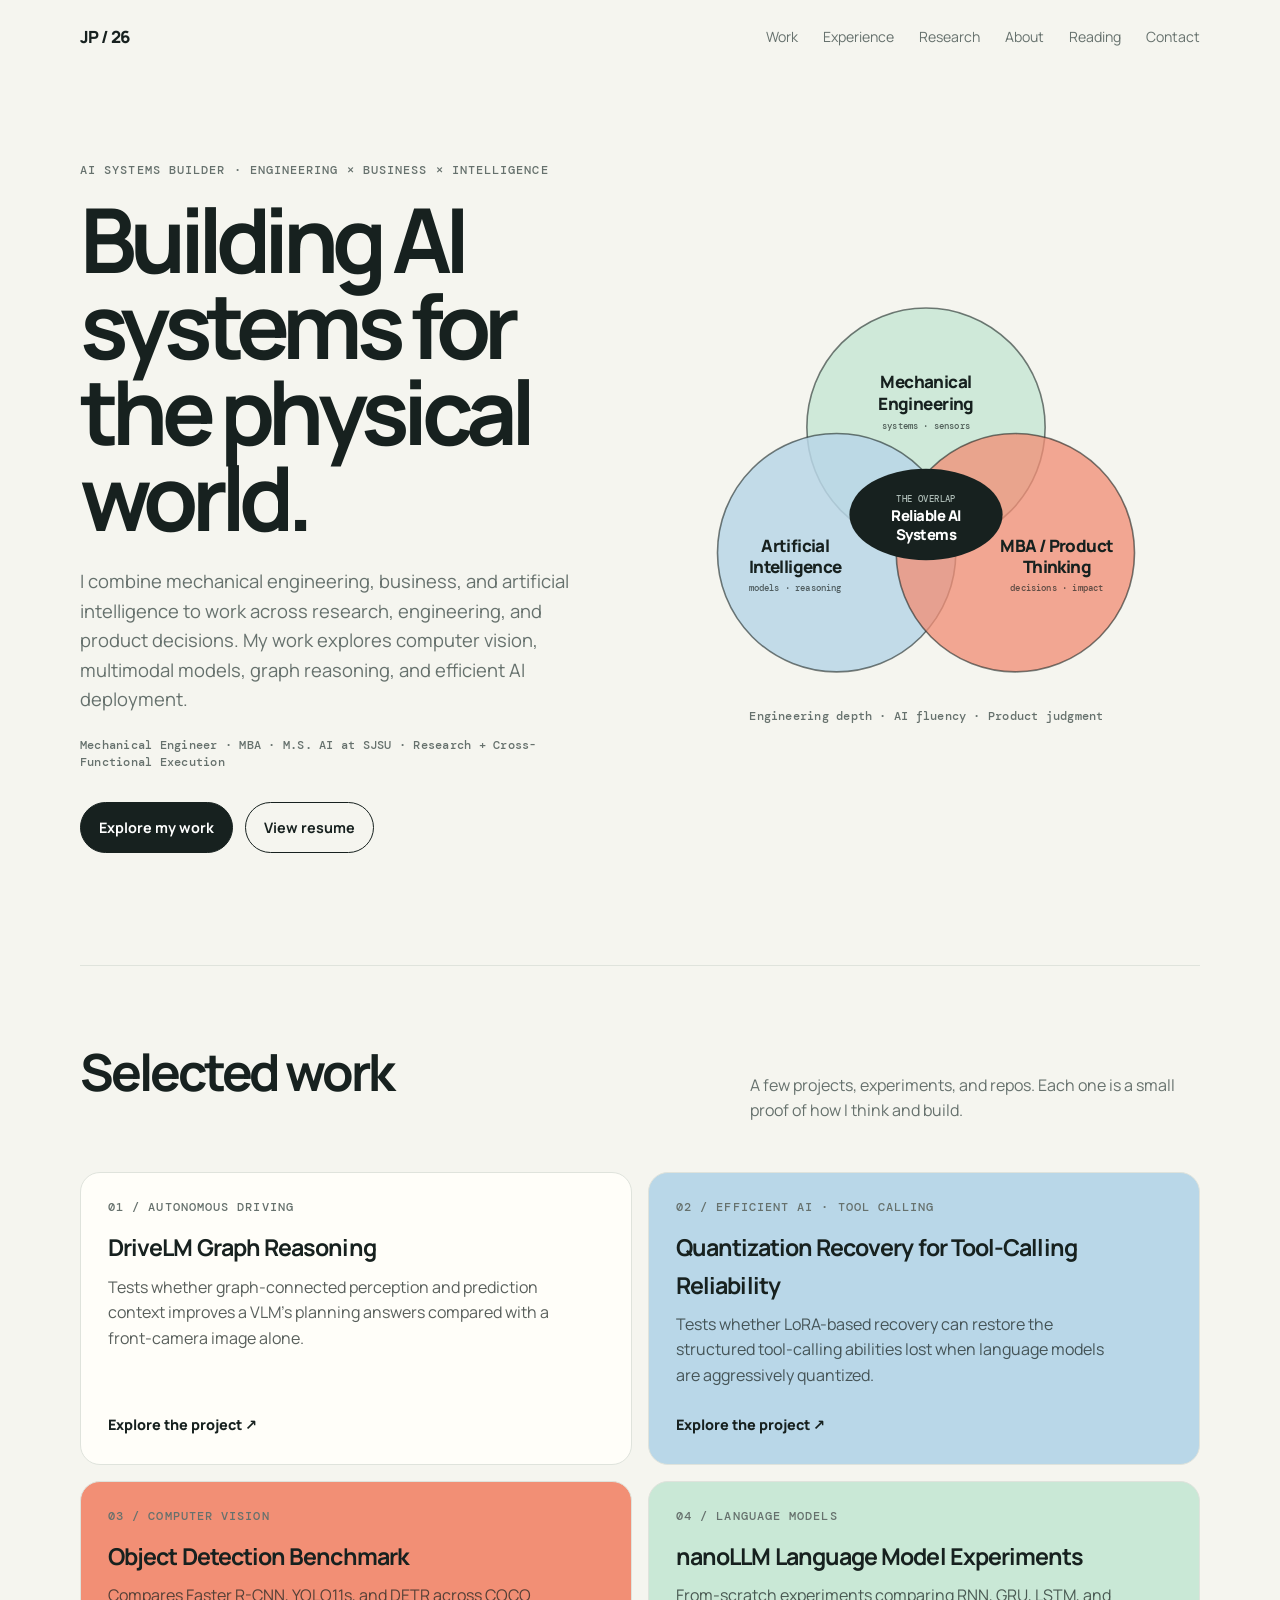
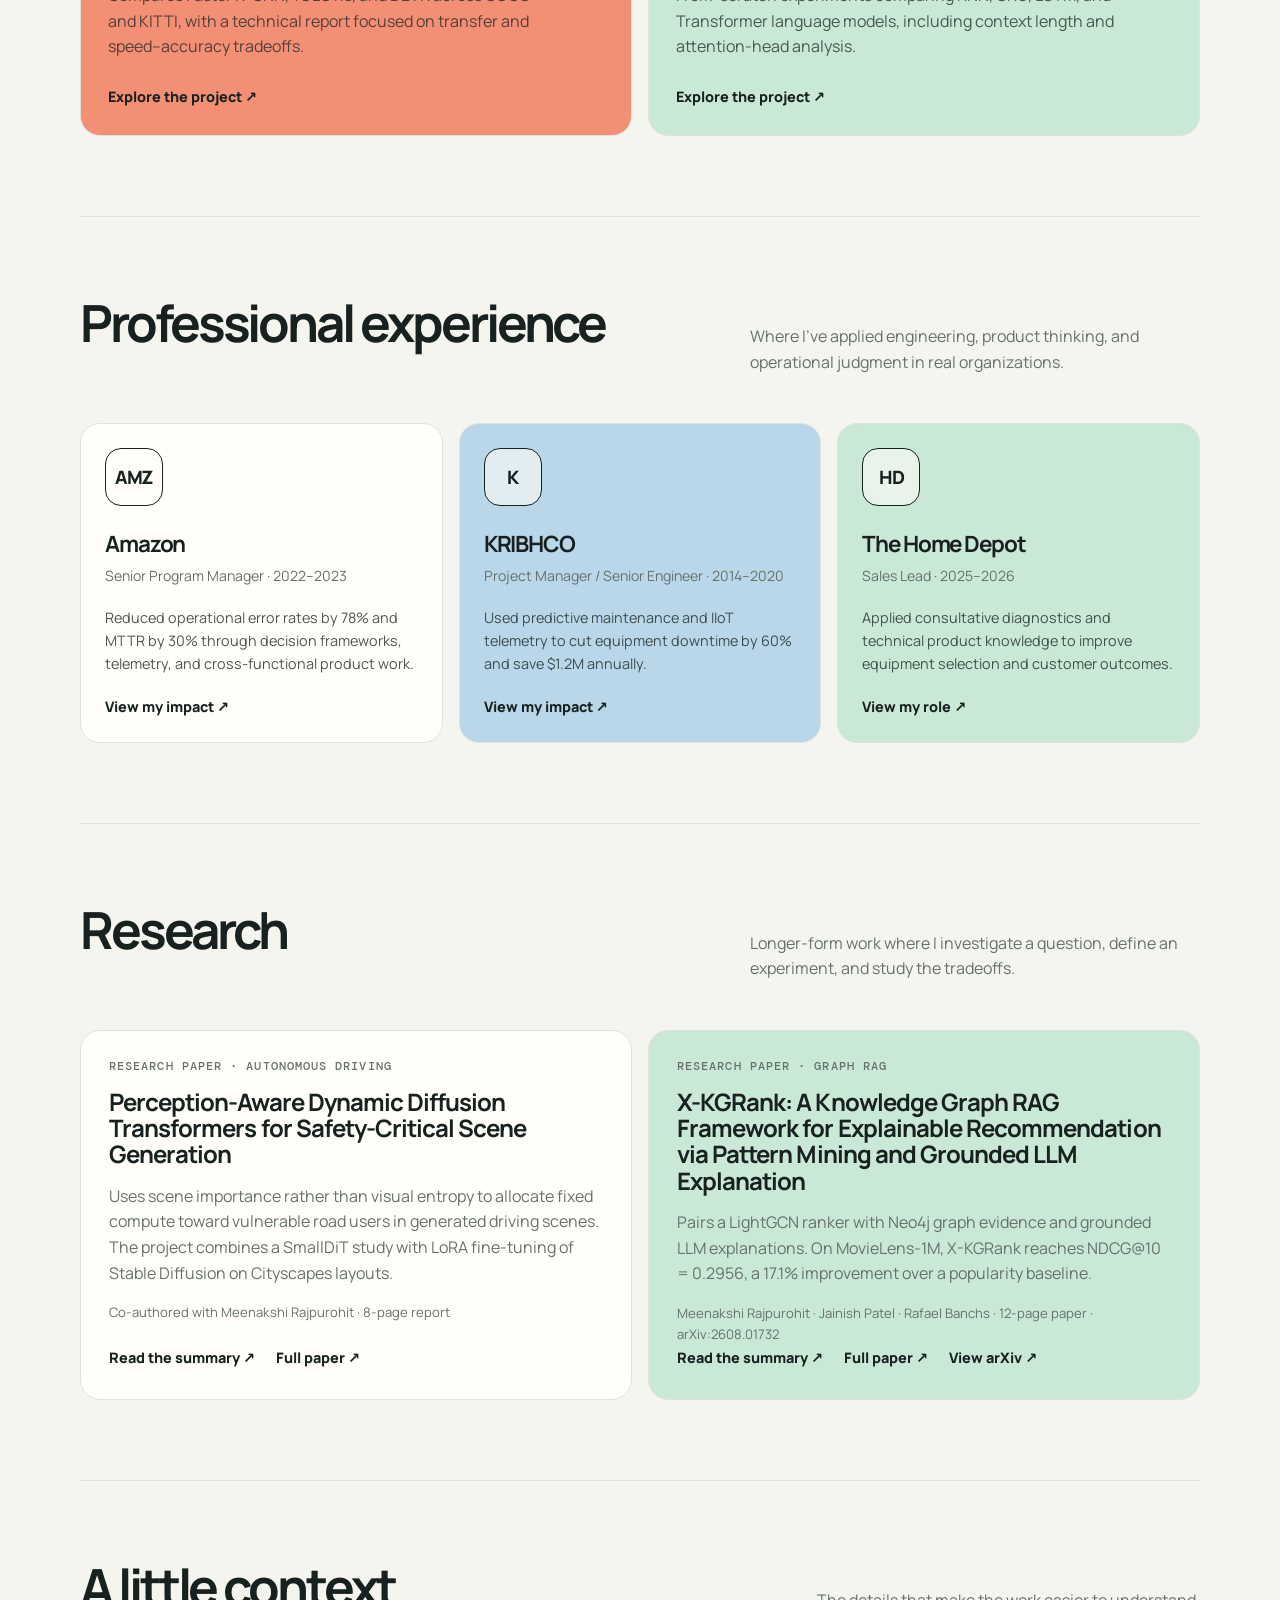
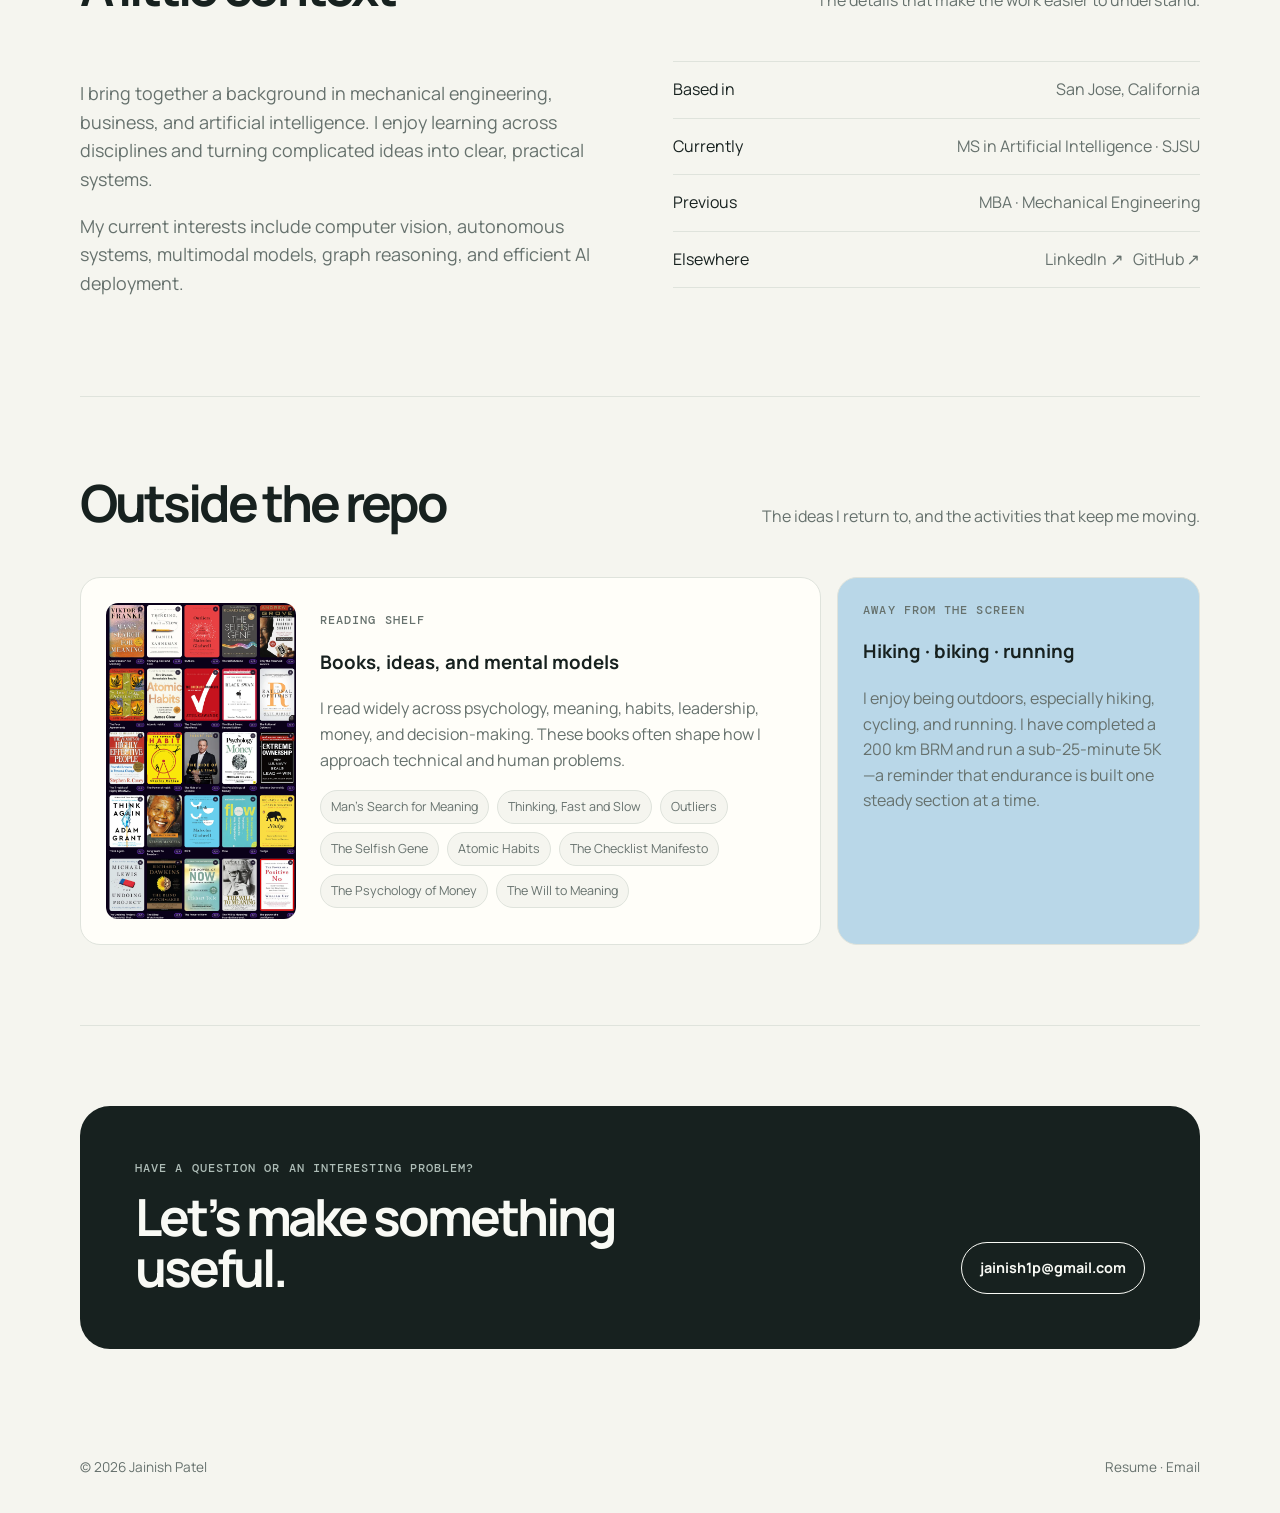
<file: index.html>
<!doctype html>
<html lang="en">
<head>
  <meta charset="UTF-8" />
  <meta name="viewport" content="width=device-width, initial-scale=1.0" />
  <meta name="description" content="Jainish Patel — AI, engineering, and thoughtful systems." />
  <title>Jainish Patel — AI & Engineering</title>
  <link rel="preconnect" href="https://fonts.googleapis.com">
  <link rel="preconnect" href="https://fonts.gstatic.com" crossorigin>
  <link href="https://fonts.googleapis.com/css2?family=DM+Mono:wght@400;500&family=Manrope:wght@400;500;600;700;800&display=swap" rel="stylesheet">
  <style>
    :root { --ink:#17211f; --muted:#66716d; --paper:#f5f5ef; --card:#fffef9; --line:#dfe3dc; --mint:#c9e8d6; --coral:#f28f75; --blue:#b9d7e8; }
    * { box-sizing:border-box; }
    html { scroll-behavior:smooth; }
    body { margin:0; background:var(--paper); color:var(--ink); font:16px/1.6 Manrope,system-ui,sans-serif; }
    a { color:inherit; text-decoration:none; }
    .wrap { width:min(1120px, calc(100% - 40px)); margin:auto; }
    nav { display:flex; justify-content:space-between; align-items:center; padding:24px 0; }
    .mark { font-weight:800; letter-spacing:-.04em; font-size:1.05rem; }
    nav .links { display:flex; gap:25px; color:var(--muted); font-size:.88rem; }
    nav .links a:hover { color:var(--ink); }
    .hero { padding:88px 0 112px; display:grid; grid-template-columns:1fr 1.05fr; gap:52px; align-items:center; }
    .eyebrow, .mono { font:500 .75rem/1.3 'DM Mono',monospace; letter-spacing:.09em; text-transform:uppercase; color:var(--muted); }
    h1 { font-size:clamp(3rem, 7vw, 6.5rem); line-height:.96; letter-spacing:-.075em; margin:18px 0 27px; max-width:750px; }
    .lead { color:var(--muted); font-size:1.15rem; max-width:570px; }
    .actions { display:flex; gap:12px; flex-wrap:wrap; margin-top:30px; }
    .button { padding:13px 18px; border:1px solid var(--ink); border-radius:999px; font-weight:700; font-size:.9rem; display:inline-block; }
    .button.primary { background:var(--ink); color:white; }
    .button:hover { transform:translateY(-2px); transition:.2s ease; }
    .proof { margin-top:22px; font:500 .78rem/1.4 'DM Mono',monospace; color:var(--muted); letter-spacing:.02em; }
    .brand-flow { display:grid; place-items:center; }
    .venn-diagram { width:min(100%,500px); }
    .venn-svg { display:block; width:100%; height:auto; overflow:visible; }
    .venn-svg .shape { stroke:rgba(23,33,31,.58); stroke-width:1.5; }
    .venn-svg .engineering { fill:var(--mint); fill-opacity:.84; }
    .venn-svg .ai { fill:var(--blue); fill-opacity:.84; }
    .venn-svg .product { fill:var(--coral); fill-opacity:.76; }
    .venn-svg text { fill:var(--ink); text-anchor:middle; font-family:Manrope,system-ui,sans-serif; font-weight:800; font-size:16px; letter-spacing:-.035em; }
    .venn-svg .detail { font-family:'DM Mono',monospace; font-weight:500; font-size:8px; letter-spacing:.02em; fill:rgba(23,33,31,.68); }
    .venn-svg .center-pill { fill:var(--ink); stroke:none; }
    .venn-svg .center-label { fill:white; font-size:14px; }
    .venn-svg .center-detail { fill:#aebdb7; font-family:'DM Mono',monospace; font-weight:500; font-size:8px; letter-spacing:.05em; text-transform:uppercase; }
    .venn-caption { margin-top:4px; text-align:center; color:var(--muted); font:500 .72rem/1.35 'DM Mono',monospace; letter-spacing:.02em; }
    .hero-art { background:var(--mint); min-height:360px; border-radius:48% 52% 47% 53% / 53% 45% 55% 47%; position:relative; display:grid; place-items:center; transform:rotate(-4deg); }
    .hero-art:before { content:''; width:67%; height:67%; background:var(--coral); border-radius:43% 57% 51% 49% / 53% 42% 58% 47%; position:absolute; transform:rotate(18deg); }
    .hero-art .stamp { position:relative; z-index:1; width:170px; height:170px; border:1px solid var(--ink); border-radius:50%; display:grid; place-items:center; text-align:center; font-weight:800; font-size:1.4rem; line-height:1.1; transform:rotate(8deg); }
    section { padding:80px 0; border-top:1px solid var(--line); }
    .section-head { display:flex; justify-content:space-between; align-items:baseline; gap:20px; margin-bottom:32px; }
    h2 { font-size:clamp(2rem,4vw,3.3rem); letter-spacing:-.06em; line-height:1; margin:0; }
    .intro { color:var(--muted); max-width:450px; }
    .projects { display:grid; grid-template-columns:repeat(2,1fr); gap:16px; }
    .project { background:var(--card); border:1px solid var(--line); padding:27px; min-height:250px; display:flex; flex-direction:column; justify-content:space-between; border-radius:20px; }
    .project:nth-child(2) { background:var(--blue); }
    .project:nth-child(3) { background:var(--coral); }
    .project:nth-child(4) { background:var(--mint); }
    .project h3 { font-size:1.45rem; letter-spacing:-.04em; margin:14px 0 8px; }
    .project p { color:rgba(23,33,31,.72); margin:0; max-width:450px; }
    .project-link { margin-top:25px; font-weight:800; font-size:.9rem; }
    .experience-grid { display:grid; grid-template-columns:repeat(3,1fr); gap:16px; }
    .employer-card { background:var(--card); border:1px solid var(--line); border-radius:20px; padding:24px; min-height:245px; display:flex; flex-direction:column; justify-content:space-between; }
    .employer-card:nth-child(2) { background:var(--blue); }
    .employer-card:nth-child(3) { background:var(--mint); }
    .employer-mark { width:58px; height:58px; border:1px solid var(--ink); border-radius:16px; display:grid; place-items:center; font-weight:800; font-size:1.15rem; letter-spacing:-.07em; background:rgba(255,254,249,.58); }
    .employer-card h3 { font-size:1.4rem; letter-spacing:-.05em; margin:20px 0 3px; }
    .employer-card .role { color:var(--muted); font-size:.88rem; }
    .employer-card .impact { margin:18px 0 0; color:rgba(23,33,31,.76); font-size:.9rem; }
    .employer-card .project-link { margin-top:20px; }
    .research-grid { display:grid; grid-template-columns:repeat(2,1fr); gap:16px; }
    .research-card { background:var(--card); border:1px solid var(--line); border-radius:20px; padding:28px; min-height:285px; display:flex; flex-direction:column; justify-content:space-between; }
    .research-card:nth-child(2) { background:var(--mint); }
    .research-card h3 { font-size:1.5rem; line-height:1.1; letter-spacing:-.04em; margin:14px 0 10px; }
    .research-card p { color:var(--muted); max-width:540px; }
    .research-meta { color:var(--muted); font-size:.82rem; margin-top:14px; }
    .about-grid { display:grid; grid-template-columns:1fr 1fr; gap:65px; }
    .about-grid p { font-size:1.12rem; color:var(--muted); }
    .facts { border-top:1px solid var(--line); }
    .fact { display:flex; justify-content:space-between; gap:20px; padding:15px 0; border-bottom:1px solid var(--line); }
    .fact span:last-child { color:var(--muted); text-align:right; }
    .reading { display:grid; grid-template-columns:repeat(3,1fr); gap:16px; }
    .reading-card { padding:25px; border:1px solid var(--line); border-radius:20px; background:var(--card); }
    .reading-card p { color:var(--muted); margin-bottom:0; }
    .reading-card.books { grid-column:span 2; display:grid; grid-template-columns:190px 1fr; gap:24px; align-items:center; }
    .reading-card.books img { width:100%; border-radius:12px; display:block; }
    .book-list { display:flex; flex-wrap:wrap; gap:8px; margin-top:17px; }
    .book { border:1px solid var(--line); border-radius:999px; padding:6px 10px; font-size:.78rem; color:var(--muted); background:var(--paper); }
    .activity { background:var(--blue); }
    .contact { background:var(--ink); color:#f9faf5; border-radius:30px; padding:55px; display:flex; justify-content:space-between; align-items:end; gap:35px; }
    .contact .eyebrow { color:#aebdb7; } .contact h2 { max-width:590px; margin-top:15px; }
    .contact .button { border-color:#f9faf5; color:#f9faf5; white-space:nowrap; }
    footer { display:flex; justify-content:space-between; padding:28px 0 35px; color:var(--muted); font-size:.85rem; }
    @media (max-width:760px) { .wrap{width:min(100% - 28px,1120px)} nav .links{gap:10px;font-size:.68rem;overflow-x:auto;white-space:nowrap} .hero{padding:55px 0 75px;display:block} .brand-flow{margin-top:50px}.venn-diagram{width:min(100%,430px)}.venn-svg text{font-size:14px}.venn-svg .detail{font-size:7px}.venn-svg .center-label{font-size:12px}.projects,.experience-grid,.about-grid,.reading,.research-grid{grid-template-columns:1fr} .reading-card.books{grid-column:auto;grid-template-columns:1fr} section{padding:58px 0} .section-head{display:block}.section-head .intro{margin-top:14px}.contact{display:block;padding:35px 26px}.contact .button{margin-top:25px} footer{display:block} footer span{display:block;margin-top:8px} }
  </style>
</head>
<body>
  <div class="wrap">
    <nav>
<a class="mark" href="#top">JP / 26</a>
<div class="links">
<a href="#work">Work</a>
<a href="#experience">Experience</a>
<a href="#research">Research</a>
<a href="#about">About</a>
<a href="#reading">Reading</a>
<a href="#contact">Contact</a>
</div>
</nav>
    <main id="top">
      <section class="hero" style="border-top:0">
        <div>
<div class="eyebrow">AI Systems Builder · Engineering × Business × Intelligence</div>
<h1>Building AI systems for the physical world.</h1>
<p class="lead">I combine mechanical engineering, business, and artificial intelligence to work across research, engineering, and product decisions. My work explores computer vision, multimodal models, graph reasoning, and efficient AI deployment.</p>
<div class="proof">Mechanical Engineer · MBA · M.S. AI at SJSU · Research + Cross-Functional Execution</div>
<div class="actions">
<a class="button primary" href="#work">Explore my work</a>
<a class="button" href="resume.pdf" target="_blank">View resume</a>
</div>
</div>
        <div class="brand-flow" aria-label="Three-circle Venn diagram showing how my background connects">
<div class="venn-diagram">
<svg class="venn-svg" viewBox="0 0 470 390" role="img" aria-labelledby="venn-title venn-desc">
<title id="venn-title">The intersection of engineering, artificial intelligence, and product thinking</title>
<desc id="venn-desc">Three overlapping circles, arranged as one above two, show mechanical engineering, artificial intelligence, and MBA product thinking converging on reliable AI systems.</desc>
<circle class="shape engineering" cx="235" cy="128" r="112">
</circle>
<circle class="shape ai" cx="151" cy="246" r="112">
</circle>
<circle class="shape product" cx="319" cy="246" r="112">
</circle>
<text x="235" y="91">Mechanical</text>
<text x="235" y="112">Engineering</text>
<text class="detail" x="235" y="130">systems · sensors</text>
<text x="112" y="245">Artificial</text>
<text x="112" y="265">Intelligence</text>
<text class="detail" x="112" y="282">models · reasoning</text>
<text x="358" y="245">MBA / Product</text>
<text x="358" y="265">Thinking</text>
<text class="detail" x="358" y="282">decisions · impact</text>
<ellipse class="center-pill" cx="235" cy="210" rx="72" ry="43">
</ellipse>
<text class="center-detail" x="235" y="198">the overlap</text>
<text class="center-label" x="235" y="216">Reliable AI</text>
<text class="center-label" x="235" y="234">Systems</text>
</svg>
</div>
<div class="venn-caption">Engineering depth · AI fluency · Product judgment</div>
</div>
      </section>
      <section id="work">
<div class="section-head">
<h2>Selected work</h2>
<p class="intro">A few projects, experiments, and repos. Each one is a small proof of how I think and build.</p>
</div>
<div class="projects">
        <article class="project">
<div>
<div class="mono">01 / Autonomous driving</div>
<h3>DriveLM Graph Reasoning</h3>
<p>Tests whether graph-connected perception and prediction context improves a VLM’s planning answers compared with a front-camera image alone.</p>
</div>
<a class="project-link" href="projects/drivelm-graph-reasoning.html">Explore the project ↗</a>
</article>
        <article class="project">
<div>
<div class="mono">02 / Efficient AI · Tool calling</div>
<h3>Quantization Recovery for Tool-Calling Reliability</h3>
<p>Tests whether LoRA-based recovery can restore the structured tool-calling abilities lost when language models are aggressively quantized.</p>
</div>
<a class="project-link" href="projects/quantization-recovery.html">Explore the project ↗</a>
</article>
        <article class="project">
<div>
<div class="mono">03 / Computer vision</div>
<h3>Object Detection Benchmark</h3>
<p>Compares Faster R-CNN, YOLO11s, and DETR across COCO and KITTI, with a technical report focused on transfer and speed–accuracy tradeoffs.</p>
</div>
<a class="project-link" href="projects/object-detection.html">Explore the project ↗</a>
</article>
        <article class="project">
<div>
<div class="mono">04 / Language models</div>
<h3>nanoLLM Language Model Experiments</h3>
<p>From-scratch experiments comparing RNN, GRU, LSTM, and Transformer language models, including context length and attention-head analysis.</p>
</div>
<a class="project-link" href="projects/nanollm.html">Explore the project ↗</a>
</article>
      </div>
</section>
      <section id="experience">
<div class="section-head">
<h2>Professional experience</h2>
<p class="intro">Where I’ve applied engineering, product thinking, and operational judgment in real organizations.</p>
</div>
<div class="experience-grid">
<article class="employer-card">
<div>
<div class="employer-mark">AMZ</div>
<h3>Amazon</h3>
<div class="role">Senior Program Manager · 2022–2023</div>
<p class="impact">Reduced operational error rates by 78% and MTTR by 30% through decision frameworks, telemetry, and cross-functional product work.</p>
</div>
<a class="project-link" href="experience/amazon.html">View my impact ↗</a>
</article>
<article class="employer-card">
<div>
<div class="employer-mark">K</div>
<h3>KRIBHCO</h3>
<div class="role">Project Manager / Senior Engineer · 2014–2020</div>
<p class="impact">Used predictive maintenance and IIoT telemetry to cut equipment downtime by 60% and save $1.2M annually.</p>
</div>
<a class="project-link" href="experience/kribhco.html">View my impact ↗</a>
</article>
<article class="employer-card">
<div>
<div class="employer-mark">HD</div>
<h3>The Home Depot</h3>
<div class="role">Sales Lead · 2025–2026</div>
<p class="impact">Applied consultative diagnostics and technical product knowledge to improve equipment selection and customer outcomes.</p>
</div>
<a class="project-link" href="experience/home-depot.html">View my role ↗</a>
</article>
</div>
</section>
      <section id="research">
<div class="section-head">
<h2>Research</h2>
<p class="intro">Longer-form work where I investigate a question, define an experiment, and study the tradeoffs.</p>
</div>
<div class="research-grid">
<article class="research-card">
<div>
<div class="mono">Research paper · autonomous driving</div>
<h3>Perception-Aware Dynamic Diffusion Transformers for Safety-Critical Scene Generation</h3>
<p>Uses scene importance rather than visual entropy to allocate fixed compute toward vulnerable road users in generated driving scenes. The project combines a SmallDiT study with LoRA fine-tuning of Stable Diffusion on Cityscapes layouts.</p>
<div class="research-meta">Co-authored with Meenakshi Rajpurohit · 8-page report</div>
</div>
<div><a class="project-link" href="papers/pa-d2it.html">Read the summary ↗</a> <a class="project-link" href="PA-D2iT-report.pdf" target="_blank" style="margin-left:18px">Full paper ↗</a></div>
</article>
<article class="research-card">
<div>
<div class="mono">Research paper · graph RAG</div>
<h3>X-KGRank: A Knowledge Graph RAG Framework for Explainable Recommendation via Pattern Mining and Grounded LLM Explanation</h3>
<p>Pairs a LightGCN ranker with Neo4j graph evidence and grounded LLM explanations. On MovieLens-1M, X-KGRank reaches NDCG@10 = 0.2956, a 17.1% improvement over a popularity baseline.</p>
<div class="research-meta">Meenakshi Rajpurohit · Jainish Patel · Rafael Banchs · 12-page paper · arXiv:2608.01732</div>
</div>
<div>
<a class="project-link" href="papers/x-kgrank.html">Read the summary ↗</a> <a class="project-link" href="X-KGRank.pdf" target="_blank" style="margin-left:18px">Full paper ↗</a> <a class="project-link" href="https://arxiv.org/abs/2608.01732" target="_blank" rel="noreferrer" style="margin-left:18px">View arXiv ↗</a>
</div>
</article>
</div>
</section>
      <section id="about">
<div class="section-head">
<h2>A little context</h2>
<p class="intro">The details that make the work easier to understand.</p>
</div>
<div class="about-grid">
<div>
<p>I bring together a background in mechanical engineering, business, and artificial intelligence. I enjoy learning across disciplines and turning complicated ideas into clear, practical systems.</p>
<p>My current interests include computer vision, autonomous systems, multimodal models, graph reasoning, and efficient AI deployment.</p>
</div>
<div class="facts">
<div class="fact">
<span>Based in</span>
<span>San Jose, California</span>
</div>
<div class="fact">
<span>Currently</span>
<span>MS in Artificial Intelligence · SJSU</span>
</div>
<div class="fact">
<span>Previous</span>
<span>MBA · Mechanical Engineering</span>
</div>
<div class="fact">
<span>Elsewhere</span>
<span>
<a href="https://www.linkedin.com/in/jainish1/" target="_blank" rel="noreferrer">LinkedIn ↗</a> &nbsp; <a href="https://github.com/jainish1p-code" target="_blank" rel="noreferrer">GitHub ↗</a>
</span>
</div>
</div>
</div>
</section>
      <section id="reading">
<div class="section-head">
<h2>Outside the repo</h2>
<p class="intro">The ideas I return to, and the activities that keep me moving.</p>
</div>
<div class="reading">
<div class="reading-card books">
<img src="reading.png" alt="Collage of books Jainish has read">
<div>
<div class="mono">Reading shelf</div>
<h3>Books, ideas, and mental models</h3>
<p>I read widely across psychology, meaning, habits, leadership, money, and decision-making. These books often shape how I approach technical and human problems.</p>
<div class="book-list">
<span class="book">Man’s Search for Meaning</span>
<span class="book">Thinking, Fast and Slow</span>
<span class="book">Outliers</span>
<span class="book">The Selfish Gene</span>
<span class="book">Atomic Habits</span>
<span class="book">The Checklist Manifesto</span>
<span class="book">The Psychology of Money</span>
<span class="book">The Will to Meaning</span>
</div>
</div>
</div>
<div class="reading-card activity">
<div class="mono">Away from the screen</div>
<h3>Hiking · biking · running</h3>
<p>I enjoy being outdoors, especially hiking, cycling, and running. I have completed a 200 km BRM and run a sub-25-minute 5K—a reminder that endurance is built one steady section at a time.</p>
</div>
</div>
</section>
      <section id="contact">
<div class="contact">
<div>
<div class="eyebrow">Have a question or an interesting problem?</div>
<h2>Let’s make something useful.</h2>
</div>
<a class="button" href="mailto:jainish1p@gmail.com">jainish1p@gmail.com</a>
</div>
</section>
    </main>
    <footer>
<span>© 2026 Jainish Patel</span>
<span>
<a href="resume.pdf">Resume</a> · <a href="mailto:jainish1p@gmail.com">Email</a>
</span>
</footer>
  </div>
</body>
</html>
</file>
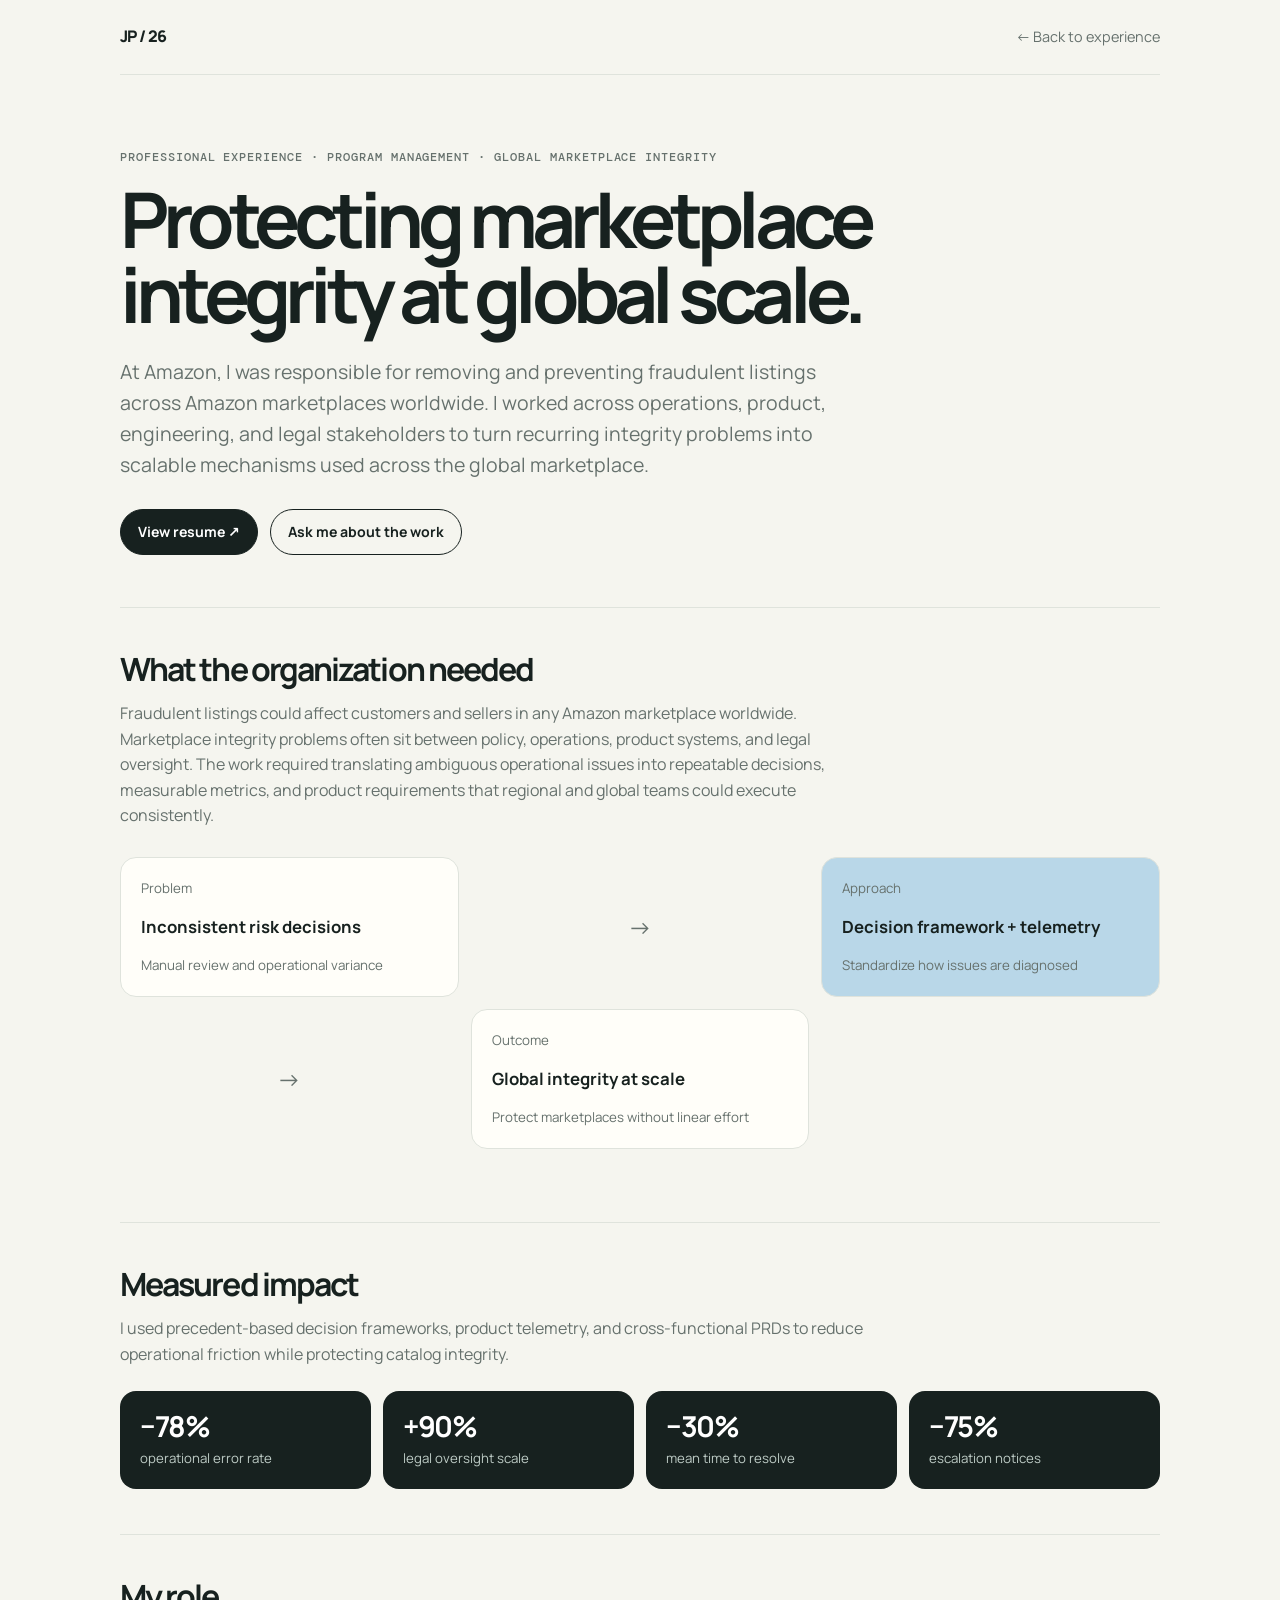
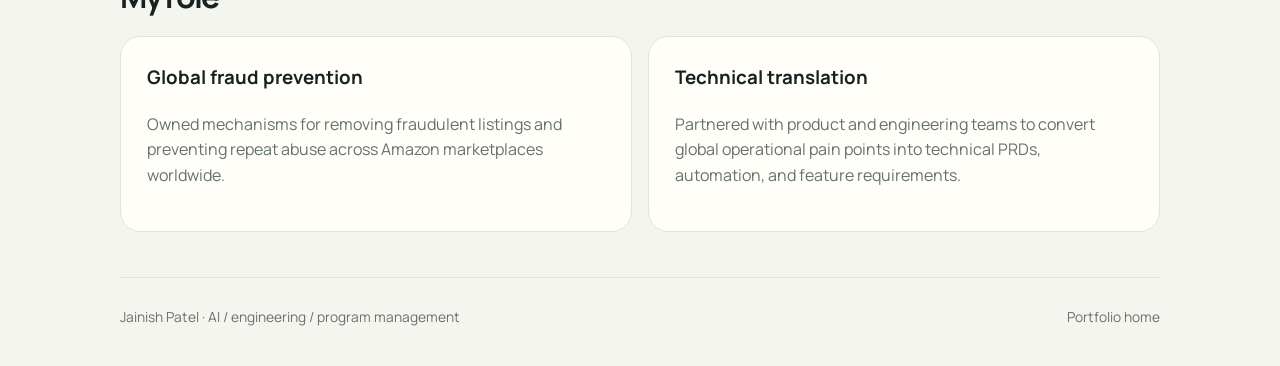
<file: experience/amazon.html>
<!doctype html>
<html lang="en">
<head>
<meta charset="UTF-8">
<meta name="viewport" content="width=device-width,initial-scale=1">
<title>Amazon — Jainish Patel</title>
<link rel="stylesheet" href="../project.css">
<link rel="preconnect" href="https://fonts.googleapis.com">
<link rel="preconnect" href="https://fonts.gstatic.com" crossorigin>
<link href="https://fonts.googleapis.com/css2?family=DM+Mono:wght@400;500&family=Manrope:wght@400;500;600;700;800&display=swap" rel="stylesheet">
<style>.metric-grid.results{grid-template-columns:repeat(4,1fr)}@media(max-width:700px){.metric-grid.results{grid-template-columns:1fr}}</style>
</head>
<body><div class="wrap">
<nav><a class="mark" href="../index.html">JP / 26</a><a class="back" href="../index.html#experience">← Back to experience</a></nav>
<header class="hero"><div class="eyebrow">Professional experience · Program management · Global marketplace integrity</div><h1>Protecting marketplace integrity at global scale.</h1><p class="lede">At Amazon, I was responsible for removing and preventing fraudulent listings across Amazon marketplaces worldwide. I worked across operations, product, engineering, and legal stakeholders to turn recurring integrity problems into scalable mechanisms used across the global marketplace.</p><div class="actions"><a class="button primary" href="../resume.pdf" target="_blank">View resume ↗</a><a class="button" href="mailto:jainish1p@gmail.com">Ask me about the work</a></div></header>
<section class="section"><h2>What the organization needed</h2><p>Fraudulent listings could affect customers and sellers in any Amazon marketplace worldwide. Marketplace integrity problems often sit between policy, operations, product systems, and legal oversight. The work required translating ambiguous operational issues into repeatable decisions, measurable metrics, and product requirements that regional and global teams could execute consistently.</p><div class="visual"><div class="node"><small>Problem</small><strong>Inconsistent risk decisions</strong><small>Manual review and operational variance</small></div><div class="arrow">→</div><div class="node"><small>Approach</small><strong>Decision framework + telemetry</strong><small>Standardize how issues are diagnosed</small></div><div class="arrow">→</div><div class="node"><small>Outcome</small><strong>Global integrity at scale</strong><small>Protect marketplaces without linear effort</small></div></div></section>
<section class="section"><h2>Measured impact</h2><p>I used precedent-based decision frameworks, product telemetry, and cross-functional PRDs to reduce operational friction while protecting catalog integrity.</p><div class="metric-grid results"><div class="metric"><b>−78%</b><span>operational error rate</span></div><div class="metric"><b>+90%</b><span>legal oversight scale</span></div><div class="metric"><b>−30%</b><span>mean time to resolve</span></div><div class="metric"><b>−75%</b><span>escalation notices</span></div></div></section>
<section class="section"><h2>My role</h2><div class="compare"><div class="plain"><h3>Global fraud prevention</h3><p>Owned mechanisms for removing fraudulent listings and preventing repeat abuse across Amazon marketplaces worldwide.</p></div><div class="plain"><h3>Technical translation</h3><p>Partnered with product and engineering teams to convert global operational pain points into technical PRDs, automation, and feature requirements.</p></div></div></section>
<footer class="footer"><span>Jainish Patel · AI / engineering / program management</span><span><a href="../index.html">Portfolio home</a></span></footer>
</div></body></html>
</file>
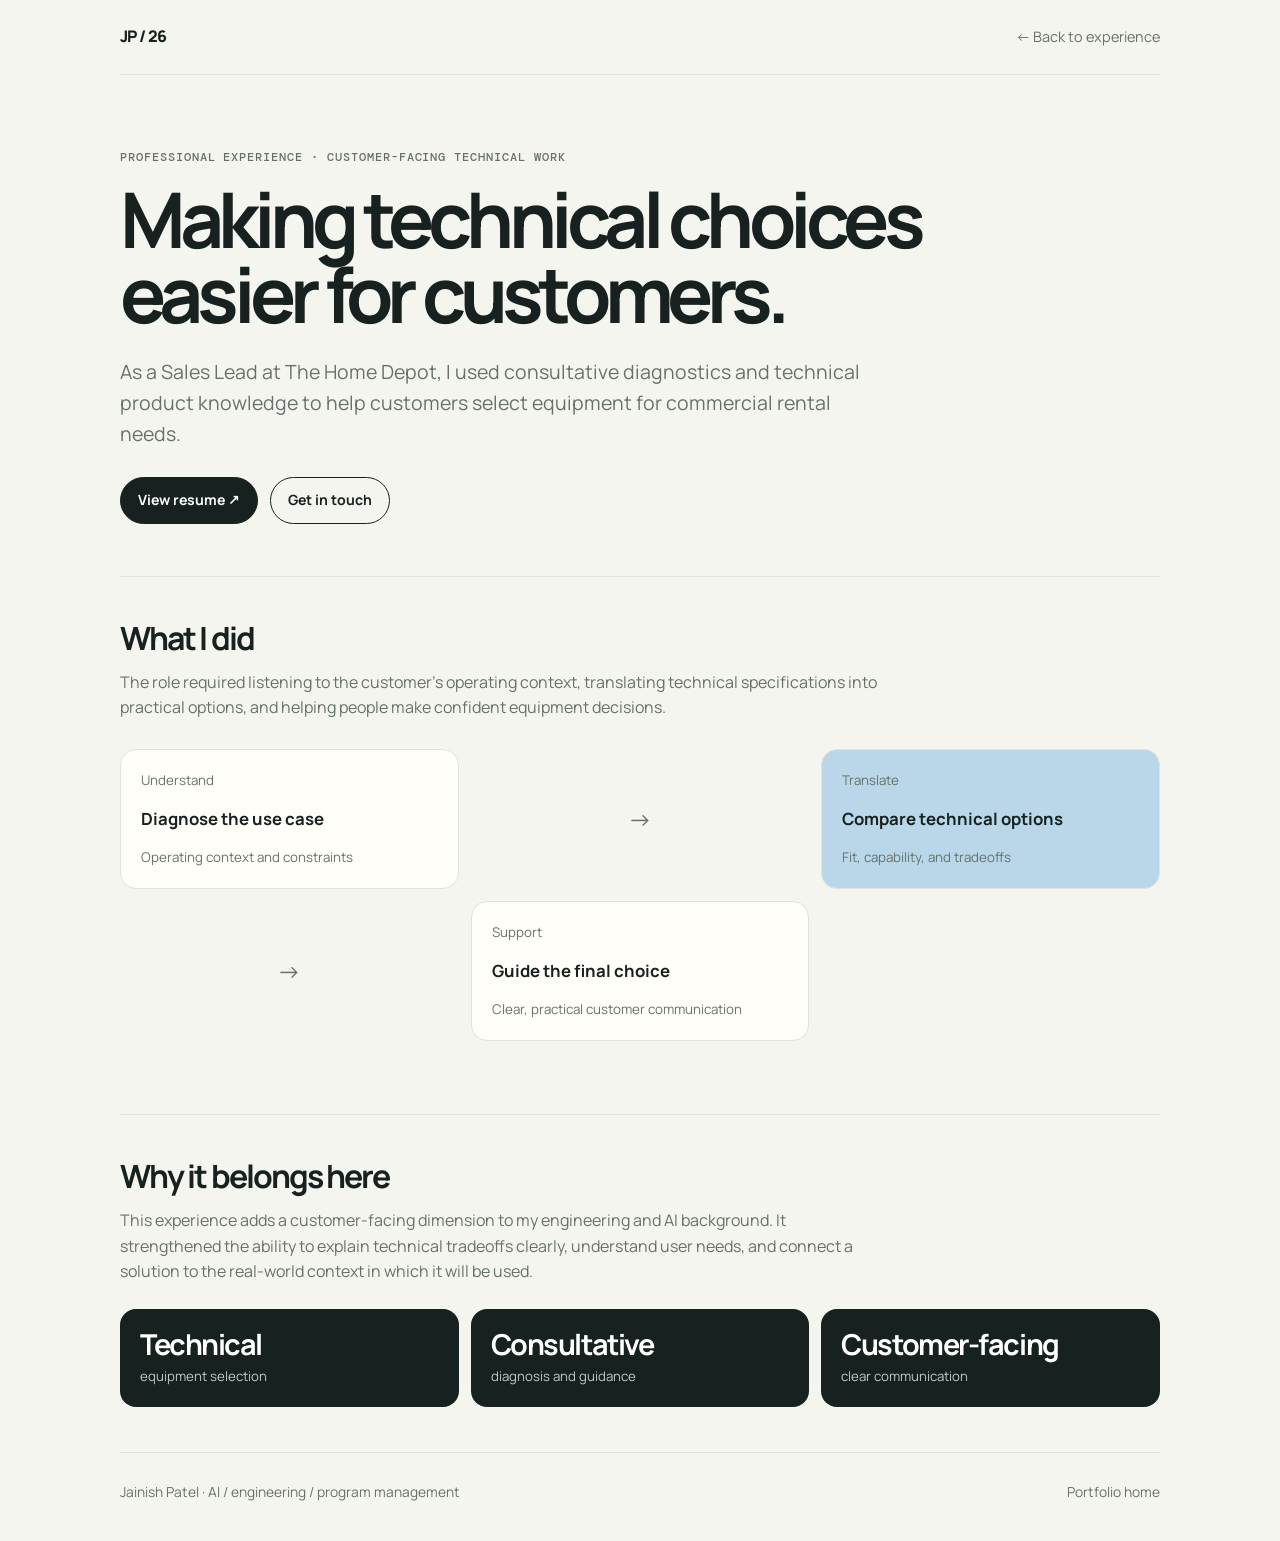
<file: experience/home-depot.html>
<!doctype html>
<html lang="en">
<head>
<meta charset="UTF-8">
<meta name="viewport" content="width=device-width,initial-scale=1">
<title>The Home Depot — Jainish Patel</title>
<link rel="stylesheet" href="../project.css">
<link rel="preconnect" href="https://fonts.googleapis.com">
<link rel="preconnect" href="https://fonts.gstatic.com" crossorigin>
<link href="https://fonts.googleapis.com/css2?family=DM+Mono:wght@400;500&family=Manrope:wght@400;500;600;700;800&display=swap" rel="stylesheet">
</head>
<body><div class="wrap">
<nav><a class="mark" href="../index.html">JP / 26</a><a class="back" href="../index.html#experience">← Back to experience</a></nav>
<header class="hero"><div class="eyebrow">Professional experience · Customer-facing technical work</div><h1>Making technical choices easier for customers.</h1><p class="lede">As a Sales Lead at The Home Depot, I used consultative diagnostics and technical product knowledge to help customers select equipment for commercial rental needs.</p><div class="actions"><a class="button primary" href="../resume.pdf" target="_blank">View resume ↗</a><a class="button" href="mailto:jainish1p@gmail.com">Get in touch</a></div></header>
<section class="section"><h2>What I did</h2><p>The role required listening to the customer’s operating context, translating technical specifications into practical options, and helping people make confident equipment decisions.</p><div class="visual"><div class="node"><small>Understand</small><strong>Diagnose the use case</strong><small>Operating context and constraints</small></div><div class="arrow">→</div><div class="node"><small>Translate</small><strong>Compare technical options</strong><small>Fit, capability, and tradeoffs</small></div><div class="arrow">→</div><div class="node"><small>Support</small><strong>Guide the final choice</strong><small>Clear, practical customer communication</small></div></div></section>
<section class="section"><h2>Why it belongs here</h2><p>This experience adds a customer-facing dimension to my engineering and AI background. It strengthened the ability to explain technical tradeoffs clearly, understand user needs, and connect a solution to the real-world context in which it will be used.</p><div class="metric-grid"><div class="metric"><b>Technical</b><span>equipment selection</span></div><div class="metric"><b>Consultative</b><span>diagnosis and guidance</span></div><div class="metric"><b>Customer-facing</b><span>clear communication</span></div></div></section>
<footer class="footer"><span>Jainish Patel · AI / engineering / program management</span><span><a href="../index.html">Portfolio home</a></span></footer>
</div></body></html>
</file>
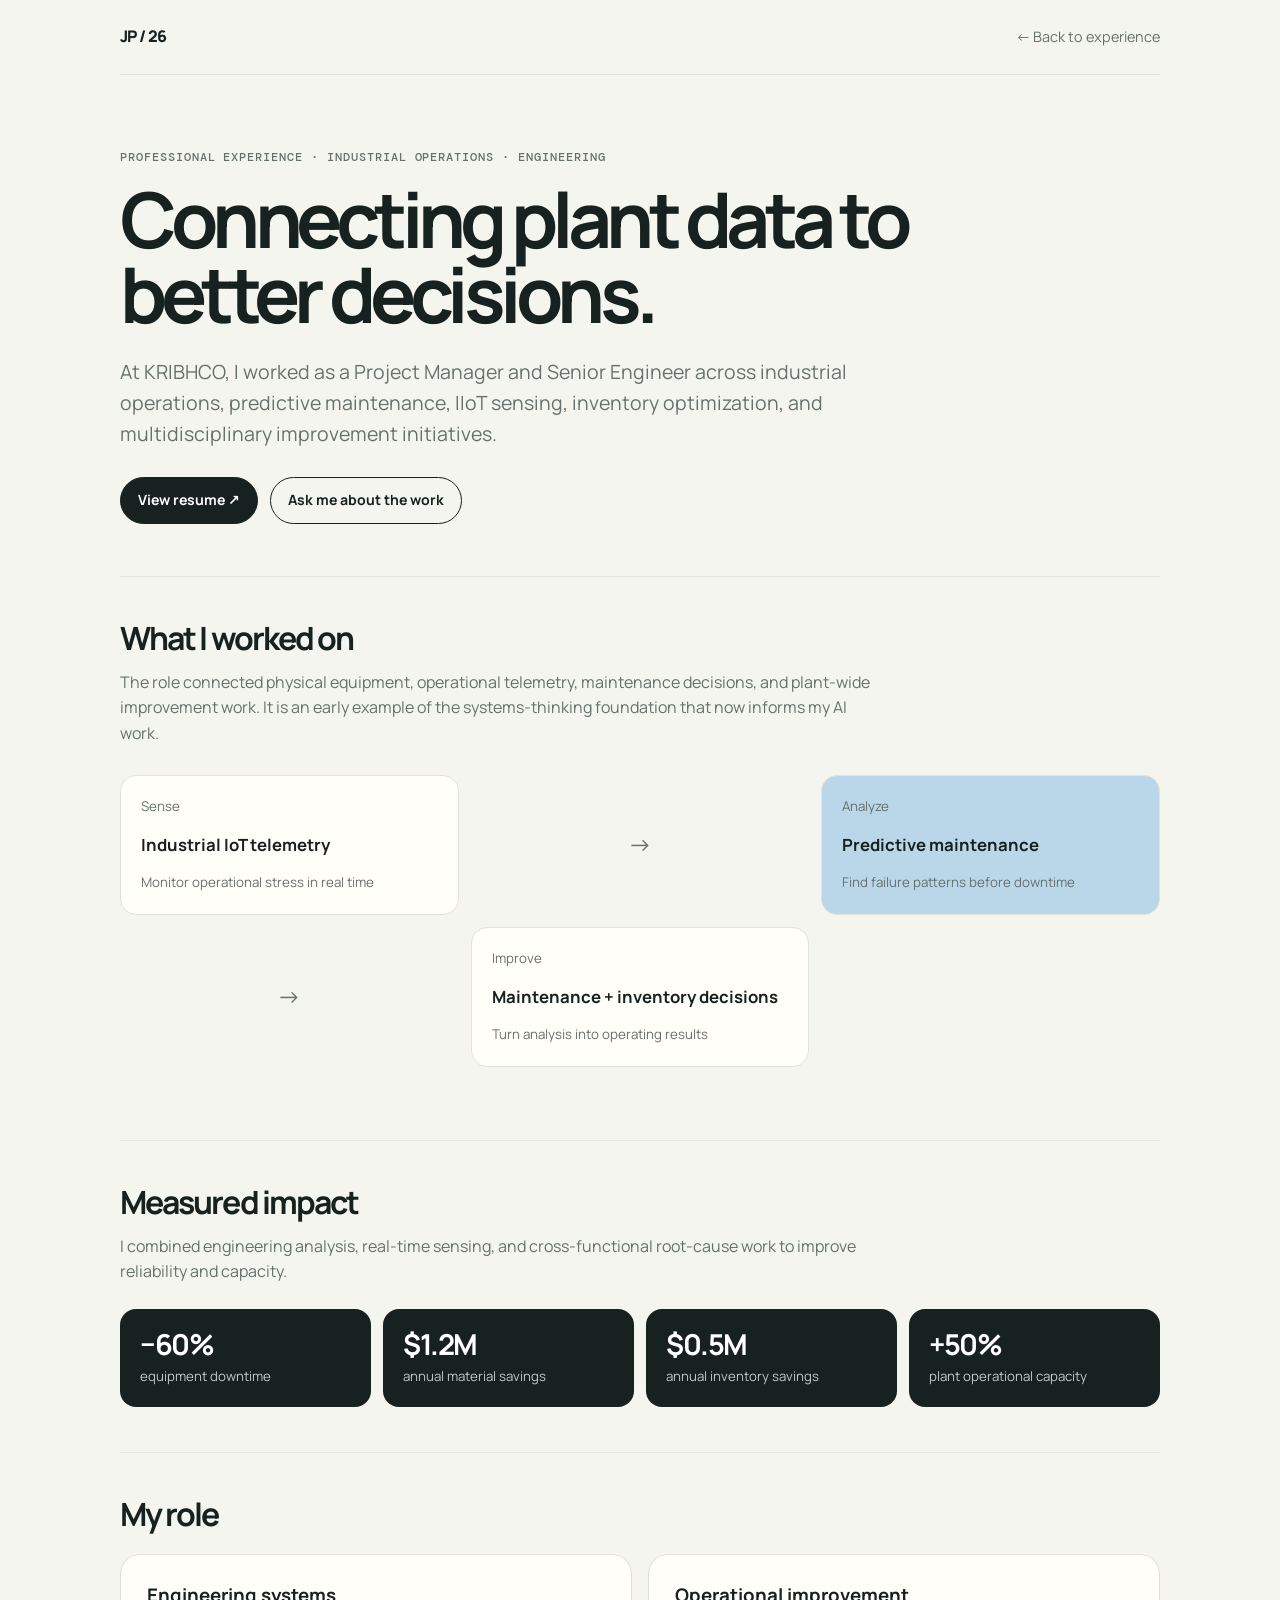
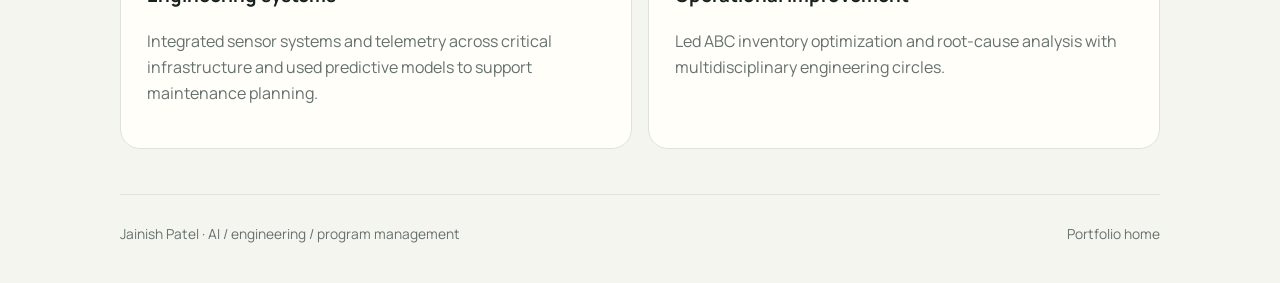
<file: experience/kribhco.html>
<!doctype html>
<html lang="en">
<head>
<meta charset="UTF-8">
<meta name="viewport" content="width=device-width,initial-scale=1">
<title>KRIBHCO — Jainish Patel</title>
<link rel="stylesheet" href="../project.css">
<link rel="preconnect" href="https://fonts.googleapis.com">
<link rel="preconnect" href="https://fonts.gstatic.com" crossorigin>
<link href="https://fonts.googleapis.com/css2?family=DM+Mono:wght@400;500&family=Manrope:wght@400;500;600;700;800&display=swap" rel="stylesheet">
<style>.metric-grid.results{grid-template-columns:repeat(4,1fr)}@media(max-width:700px){.metric-grid.results{grid-template-columns:1fr}}</style>
</head>
<body><div class="wrap">
<nav><a class="mark" href="../index.html">JP / 26</a><a class="back" href="../index.html#experience">← Back to experience</a></nav>
<header class="hero"><div class="eyebrow">Professional experience · Industrial operations · Engineering</div><h1>Connecting plant data to better decisions.</h1><p class="lede">At KRIBHCO, I worked as a Project Manager and Senior Engineer across industrial operations, predictive maintenance, IIoT sensing, inventory optimization, and multidisciplinary improvement initiatives.</p><div class="actions"><a class="button primary" href="../resume.pdf" target="_blank">View resume ↗</a><a class="button" href="mailto:jainish1p@gmail.com">Ask me about the work</a></div></header>
<section class="section"><h2>What I worked on</h2><p>The role connected physical equipment, operational telemetry, maintenance decisions, and plant-wide improvement work. It is an early example of the systems-thinking foundation that now informs my AI work.</p><div class="visual"><div class="node"><small>Sense</small><strong>Industrial IoT telemetry</strong><small>Monitor operational stress in real time</small></div><div class="arrow">→</div><div class="node"><small>Analyze</small><strong>Predictive maintenance</strong><small>Find failure patterns before downtime</small></div><div class="arrow">→</div><div class="node"><small>Improve</small><strong>Maintenance + inventory decisions</strong><small>Turn analysis into operating results</small></div></div></section>
<section class="section"><h2>Measured impact</h2><p>I combined engineering analysis, real-time sensing, and cross-functional root-cause work to improve reliability and capacity.</p><div class="metric-grid results"><div class="metric"><b>−60%</b><span>equipment downtime</span></div><div class="metric"><b>$1.2M</b><span>annual material savings</span></div><div class="metric"><b>$0.5M</b><span>annual inventory savings</span></div><div class="metric"><b>+50%</b><span>plant operational capacity</span></div></div></section>
<section class="section"><h2>My role</h2><div class="compare"><div class="plain"><h3>Engineering systems</h3><p>Integrated sensor systems and telemetry across critical infrastructure and used predictive models to support maintenance planning.</p></div><div class="plain"><h3>Operational improvement</h3><p>Led ABC inventory optimization and root-cause analysis with multidisciplinary engineering circles.</p></div></div></section>
<footer class="footer"><span>Jainish Patel · AI / engineering / program management</span><span><a href="../index.html">Portfolio home</a></span></footer>
</div></body></html>
</file>
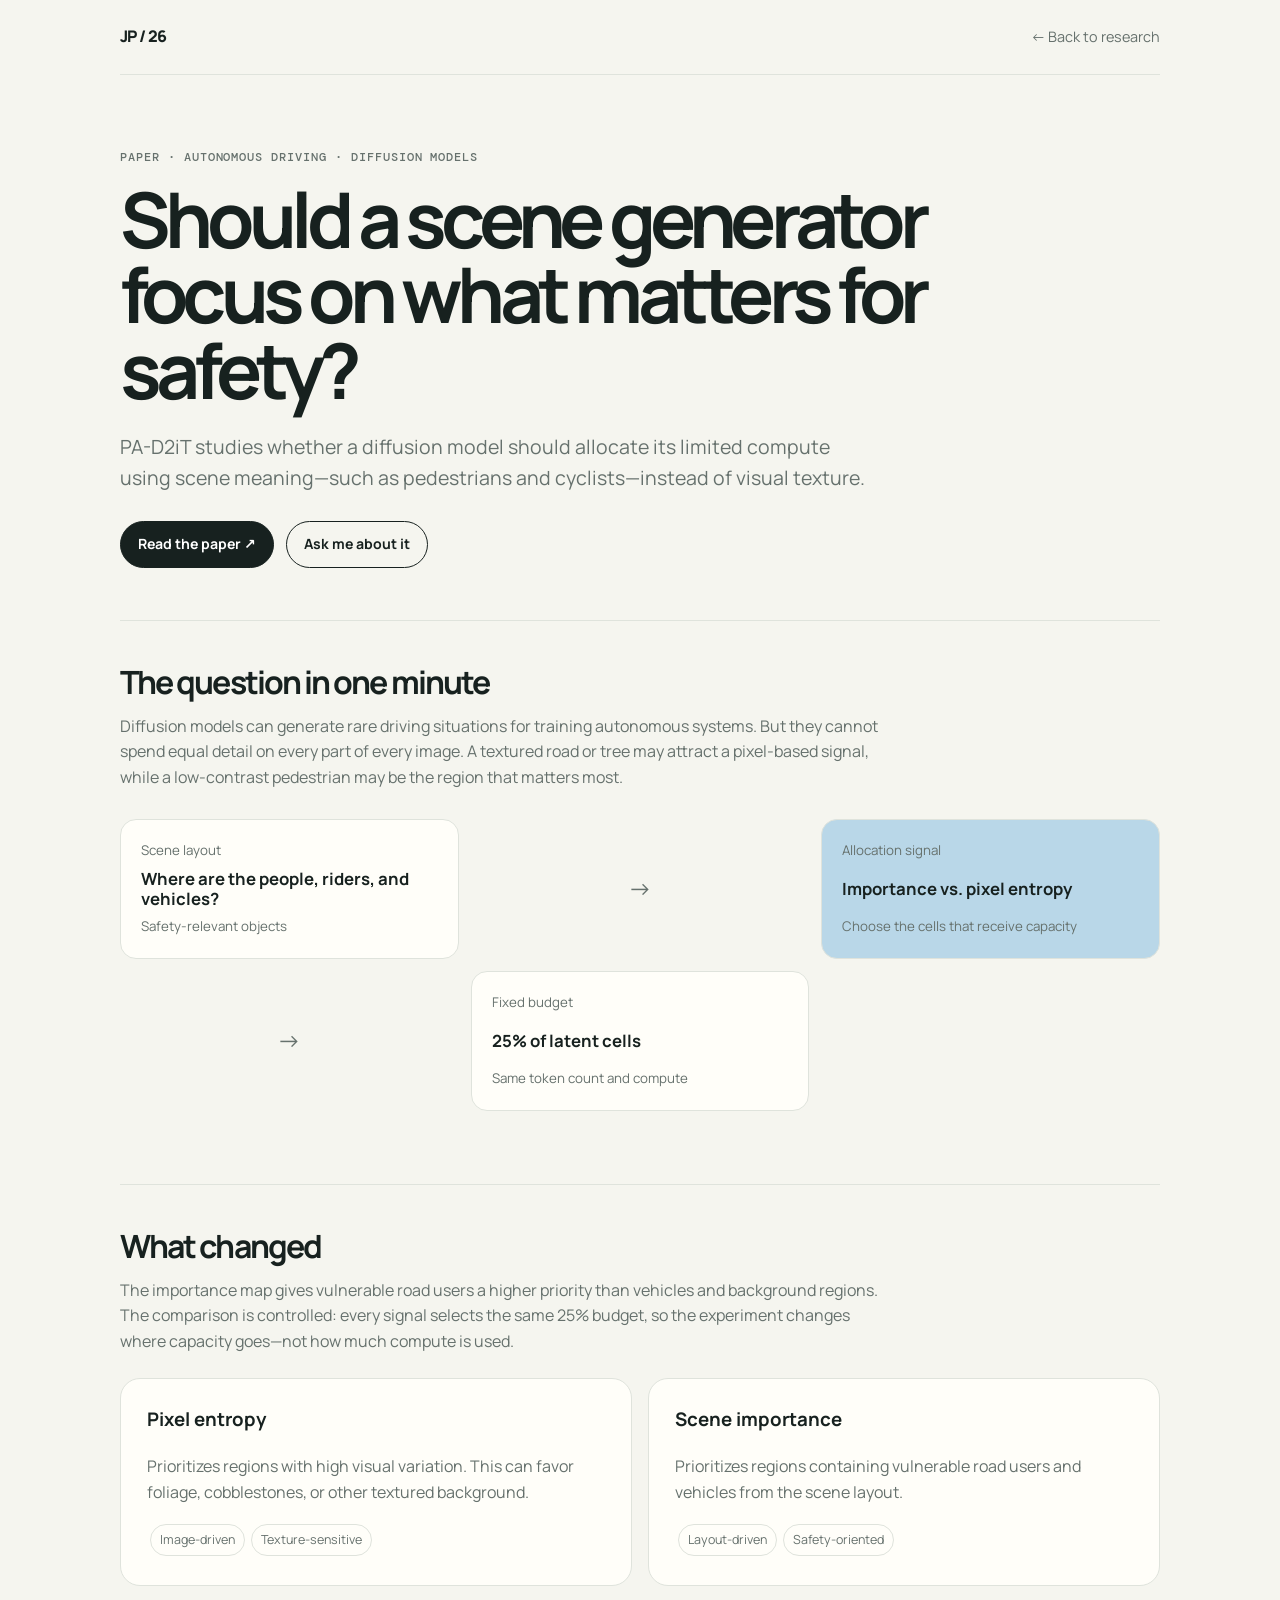
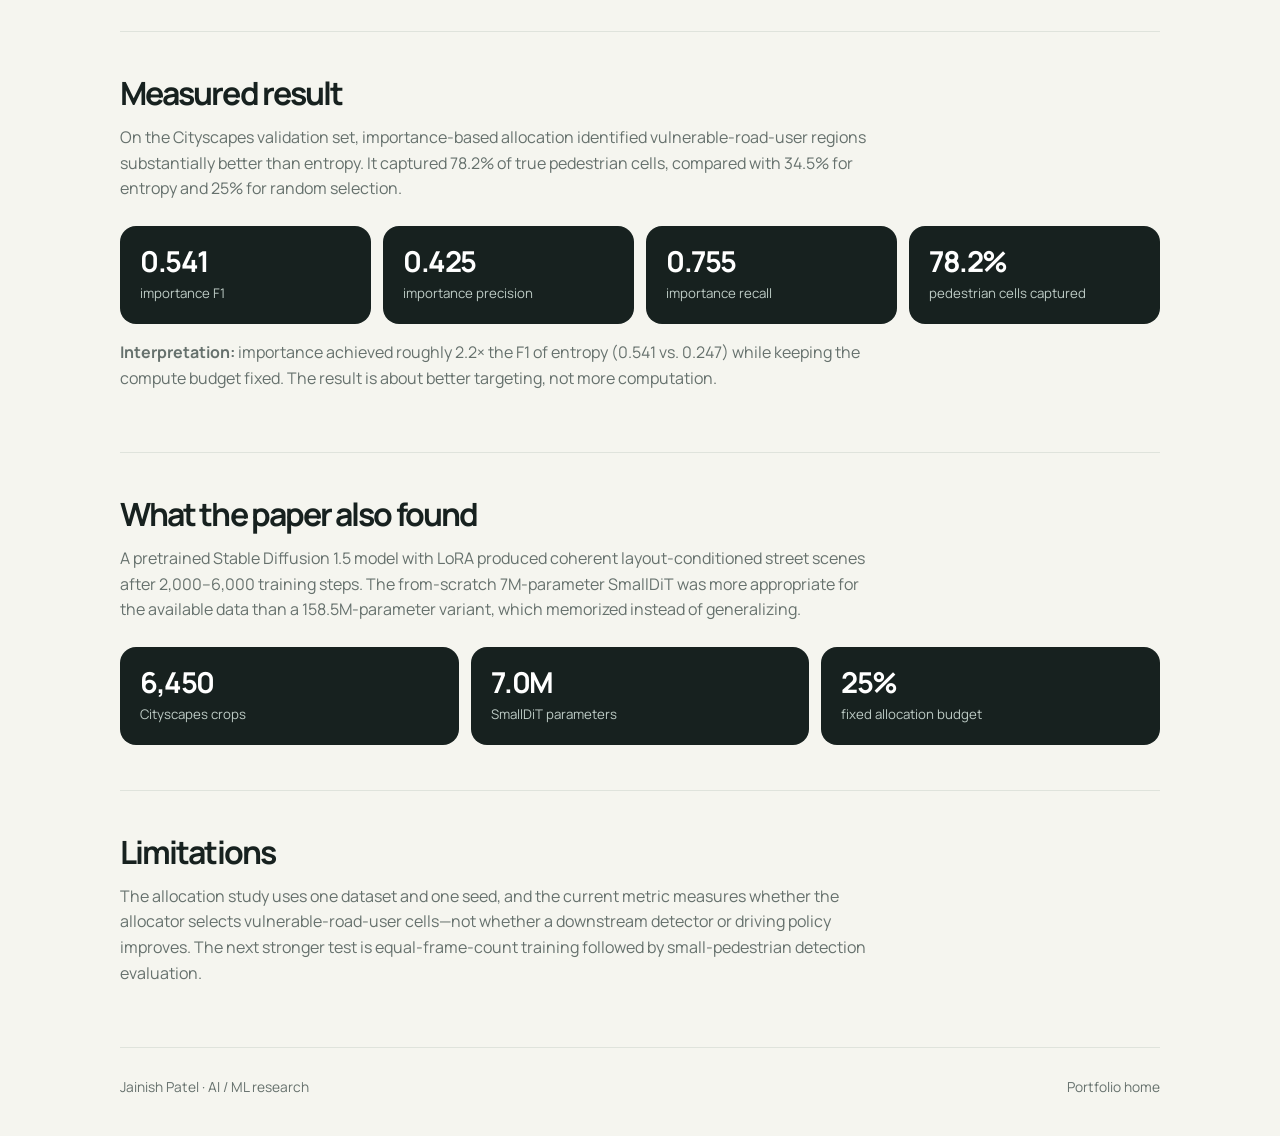
<file: papers/pa-d2it.html>
<!doctype html>
<html lang="en">
<head>
<meta charset="UTF-8">
<meta name="viewport" content="width=device-width,initial-scale=1">
<title>PA-D2iT — Jainish Patel</title>
<link rel="stylesheet" href="../project.css">
<link rel="preconnect" href="https://fonts.googleapis.com">
<link rel="preconnect" href="https://fonts.gstatic.com" crossorigin>
<link href="https://fonts.googleapis.com/css2?family=DM+Mono:wght@400;500&family=Manrope:wght@400;500;600;700;800&display=swap" rel="stylesheet">
<style>.metric-grid.results{grid-template-columns:repeat(4,1fr)}@media(max-width:700px){.metric-grid.results{grid-template-columns:1fr}}</style>
</head>
<body>
<div class="wrap">
<nav><a class="mark" href="../index.html">JP / 26</a><a class="back" href="../index.html#research">← Back to research</a></nav>
<header class="hero">
<div class="eyebrow">Paper · Autonomous driving · Diffusion models</div>
<h1>Should a scene generator focus on what matters for safety?</h1>
<p class="lede">PA-D2iT studies whether a diffusion model should allocate its limited compute using scene meaning—such as pedestrians and cyclists—instead of visual texture.</p>
<div class="actions"><a class="button primary" href="../PA-D2iT-report.pdf" target="_blank">Read the paper ↗</a><a class="button" href="mailto:jainish1p@gmail.com">Ask me about it</a></div>
</header>
<section class="section">
<h2>The question in one minute</h2>
<p>Diffusion models can generate rare driving situations for training autonomous systems. But they cannot spend equal detail on every part of every image. A textured road or tree may attract a pixel-based signal, while a low-contrast pedestrian may be the region that matters most.</p>
<div class="visual"><div class="node"><small>Scene layout</small><strong>Where are the people, riders, and vehicles?</strong><small>Safety-relevant objects</small></div><div class="arrow">→</div><div class="node"><small>Allocation signal</small><strong>Importance vs. pixel entropy</strong><small>Choose the cells that receive capacity</small></div><div class="arrow">→</div><div class="node"><small>Fixed budget</small><strong>25% of latent cells</strong><small>Same token count and compute</small></div></div>
</section>
<section class="section">
<h2>What changed</h2>
<p>The importance map gives vulnerable road users a higher priority than vehicles and background regions. The comparison is controlled: every signal selects the same 25% budget, so the experiment changes where capacity goes—not how much compute is used.</p>
<div class="compare"><div class="plain"><h3>Pixel entropy</h3><p>Prioritizes regions with high visual variation. This can favor foliage, cobblestones, or other textured background.</p><span class="tag">Image-driven</span><span class="tag">Texture-sensitive</span></div><div class="plain"><h3>Scene importance</h3><p>Prioritizes regions containing vulnerable road users and vehicles from the scene layout.</p><span class="tag">Layout-driven</span><span class="tag">Safety-oriented</span></div></div>
</section>
<section class="section">
<h2>Measured result</h2>
<p>On the Cityscapes validation set, importance-based allocation identified vulnerable-road-user regions substantially better than entropy. It captured 78.2% of true pedestrian cells, compared with 34.5% for entropy and 25% for random selection.</p>
<div class="metric-grid results"><div class="metric"><b>0.541</b><span>importance F1</span></div><div class="metric"><b>0.425</b><span>importance precision</span></div><div class="metric"><b>0.755</b><span>importance recall</span></div><div class="metric"><b>78.2%</b><span>pedestrian cells captured</span></div></div>
<p><strong>Interpretation:</strong> importance achieved roughly 2.2× the F1 of entropy (0.541 vs. 0.247) while keeping the compute budget fixed. The result is about better targeting, not more computation.</p>
</section>
<section class="section">
<h2>What the paper also found</h2>
<p>A pretrained Stable Diffusion 1.5 model with LoRA produced coherent layout-conditioned street scenes after 2,000–6,000 training steps. The from-scratch 7M-parameter SmallDiT was more appropriate for the available data than a 158.5M-parameter variant, which memorized instead of generalizing.</p>
<div class="metric-grid"><div class="metric"><b>6,450</b><span>Cityscapes crops</span></div><div class="metric"><b>7.0M</b><span>SmallDiT parameters</span></div><div class="metric"><b>25%</b><span>fixed allocation budget</span></div></div>
</section>
<section class="section"><h2>Limitations</h2><p>The allocation study uses one dataset and one seed, and the current metric measures whether the allocator selects vulnerable-road-user cells—not whether a downstream detector or driving policy improves. The next stronger test is equal-frame-count training followed by small-pedestrian detection evaluation.</p></section>
<footer class="footer"><span>Jainish Patel · AI / ML research</span><span><a href="../index.html">Portfolio home</a></span></footer>
</div>
</body>
</html>
</file>
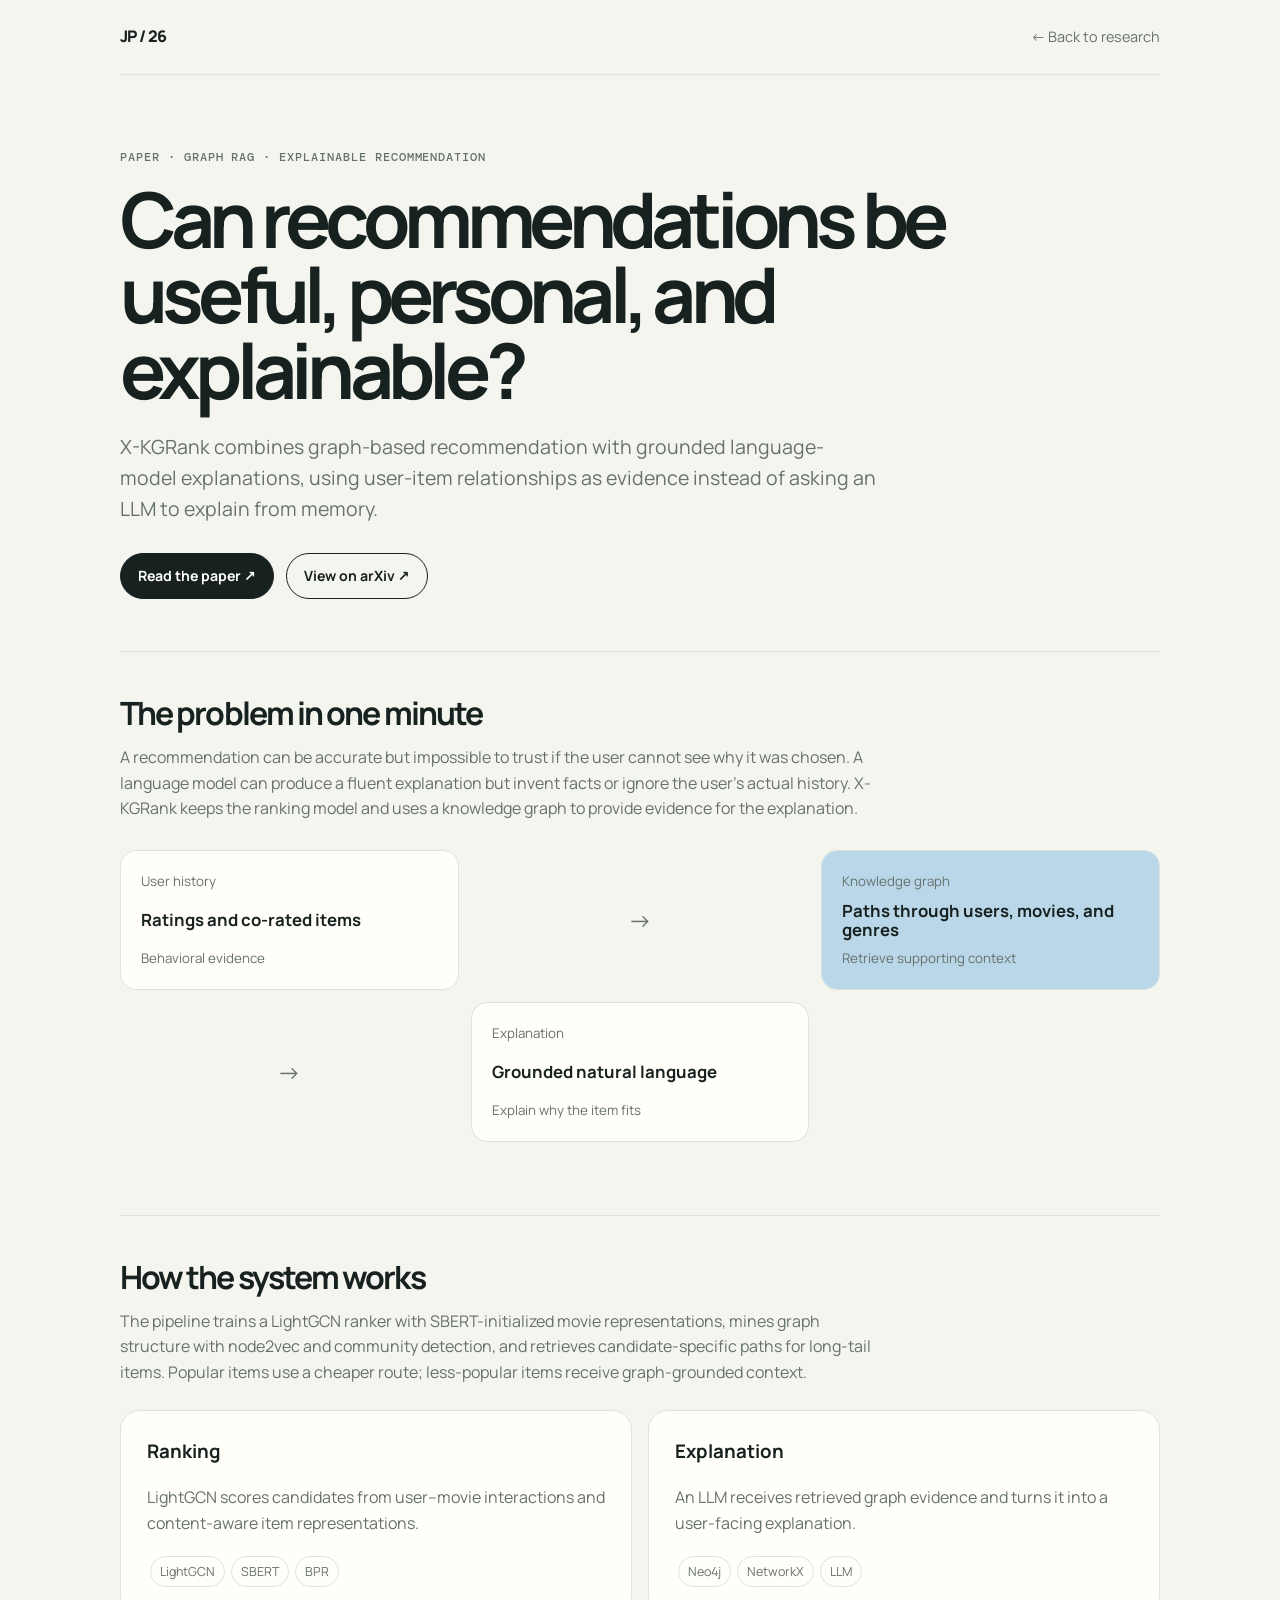
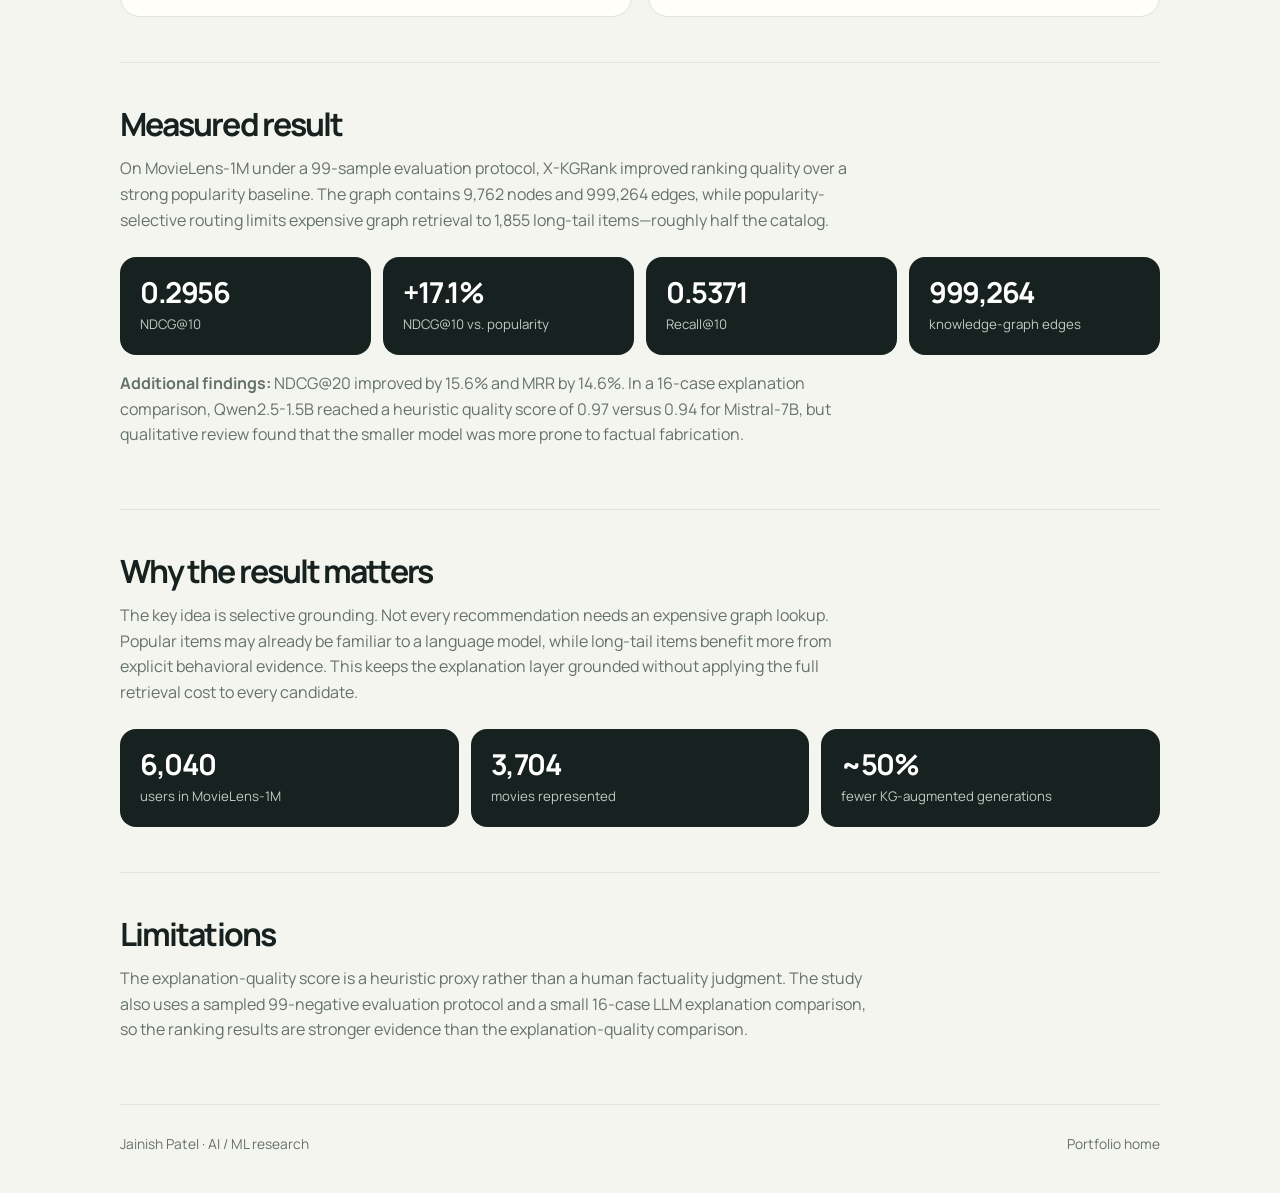
<file: papers/x-kgrank.html>
<!doctype html>
<html lang="en">
<head>
<meta charset="UTF-8">
<meta name="viewport" content="width=device-width,initial-scale=1">
<title>X-KGRank — Jainish Patel</title>
<link rel="stylesheet" href="../project.css">
<link rel="preconnect" href="https://fonts.googleapis.com">
<link rel="preconnect" href="https://fonts.gstatic.com" crossorigin>
<link href="https://fonts.googleapis.com/css2?family=DM+Mono:wght@400;500&family=Manrope:wght@400;500;600;700;800&display=swap" rel="stylesheet">
<style>.metric-grid.results{grid-template-columns:repeat(4,1fr)}@media(max-width:700px){.metric-grid.results{grid-template-columns:1fr}}</style>
</head>
<body>
<div class="wrap">
<nav><a class="mark" href="../index.html">JP / 26</a><a class="back" href="../index.html#research">← Back to research</a></nav>
<header class="hero">
<div class="eyebrow">Paper · Graph RAG · Explainable recommendation</div>
<h1>Can recommendations be useful, personal, and explainable?</h1>
<p class="lede">X-KGRank combines graph-based recommendation with grounded language-model explanations, using user-item relationships as evidence instead of asking an LLM to explain from memory.</p>
<div class="actions"><a class="button primary" href="../X-KGRank.pdf" target="_blank">Read the paper ↗</a><a class="button" href="https://arxiv.org/abs/2608.01732" target="_blank" rel="noreferrer">View on arXiv ↗</a></div>
</header>
<section class="section">
<h2>The problem in one minute</h2>
<p>A recommendation can be accurate but impossible to trust if the user cannot see why it was chosen. A language model can produce a fluent explanation but invent facts or ignore the user’s actual history. X-KGRank keeps the ranking model and uses a knowledge graph to provide evidence for the explanation.</p>
<div class="visual"><div class="node"><small>User history</small><strong>Ratings and co-rated items</strong><small>Behavioral evidence</small></div><div class="arrow">→</div><div class="node"><small>Knowledge graph</small><strong>Paths through users, movies, and genres</strong><small>Retrieve supporting context</small></div><div class="arrow">→</div><div class="node"><small>Explanation</small><strong>Grounded natural language</strong><small>Explain why the item fits</small></div></div>
</section>
<section class="section">
<h2>How the system works</h2>
<p>The pipeline trains a LightGCN ranker with SBERT-initialized movie representations, mines graph structure with node2vec and community detection, and retrieves candidate-specific paths for long-tail items. Popular items use a cheaper route; less-popular items receive graph-grounded context.</p>
<div class="compare"><div class="plain"><h3>Ranking</h3><p>LightGCN scores candidates from user–movie interactions and content-aware item representations.</p><span class="tag">LightGCN</span><span class="tag">SBERT</span><span class="tag">BPR</span></div><div class="plain"><h3>Explanation</h3><p>An LLM receives retrieved graph evidence and turns it into a user-facing explanation.</p><span class="tag">Neo4j</span><span class="tag">NetworkX</span><span class="tag">LLM</span></div></div>
</section>
<section class="section">
<h2>Measured result</h2>
<p>On MovieLens-1M under a 99-sample evaluation protocol, X-KGRank improved ranking quality over a strong popularity baseline. The graph contains 9,762 nodes and 999,264 edges, while popularity-selective routing limits expensive graph retrieval to 1,855 long-tail items—roughly half the catalog.</p>
<div class="metric-grid results"><div class="metric"><b>0.2956</b><span>NDCG@10</span></div><div class="metric"><b>+17.1%</b><span>NDCG@10 vs. popularity</span></div><div class="metric"><b>0.5371</b><span>Recall@10</span></div><div class="metric"><b>999,264</b><span>knowledge-graph edges</span></div></div>
<p><strong>Additional findings:</strong> NDCG@20 improved by 15.6% and MRR by 14.6%. In a 16-case explanation comparison, Qwen2.5-1.5B reached a heuristic quality score of 0.97 versus 0.94 for Mistral-7B, but qualitative review found that the smaller model was more prone to factual fabrication.</p>
</section>
<section class="section">
<h2>Why the result matters</h2>
<p>The key idea is selective grounding. Not every recommendation needs an expensive graph lookup. Popular items may already be familiar to a language model, while long-tail items benefit more from explicit behavioral evidence. This keeps the explanation layer grounded without applying the full retrieval cost to every candidate.</p>
<div class="metric-grid"><div class="metric"><b>6,040</b><span>users in MovieLens-1M</span></div><div class="metric"><b>3,704</b><span>movies represented</span></div><div class="metric"><b>~50%</b><span>fewer KG-augmented generations</span></div></div>
</section>
<section class="section"><h2>Limitations</h2><p>The explanation-quality score is a heuristic proxy rather than a human factuality judgment. The study also uses a sampled 99-negative evaluation protocol and a small 16-case LLM explanation comparison, so the ranking results are stronger evidence than the explanation-quality comparison.</p></section>
<footer class="footer"><span>Jainish Patel · AI / ML research</span><span><a href="../index.html">Portfolio home</a></span></footer>
</div>
</body>
</html>
</file>
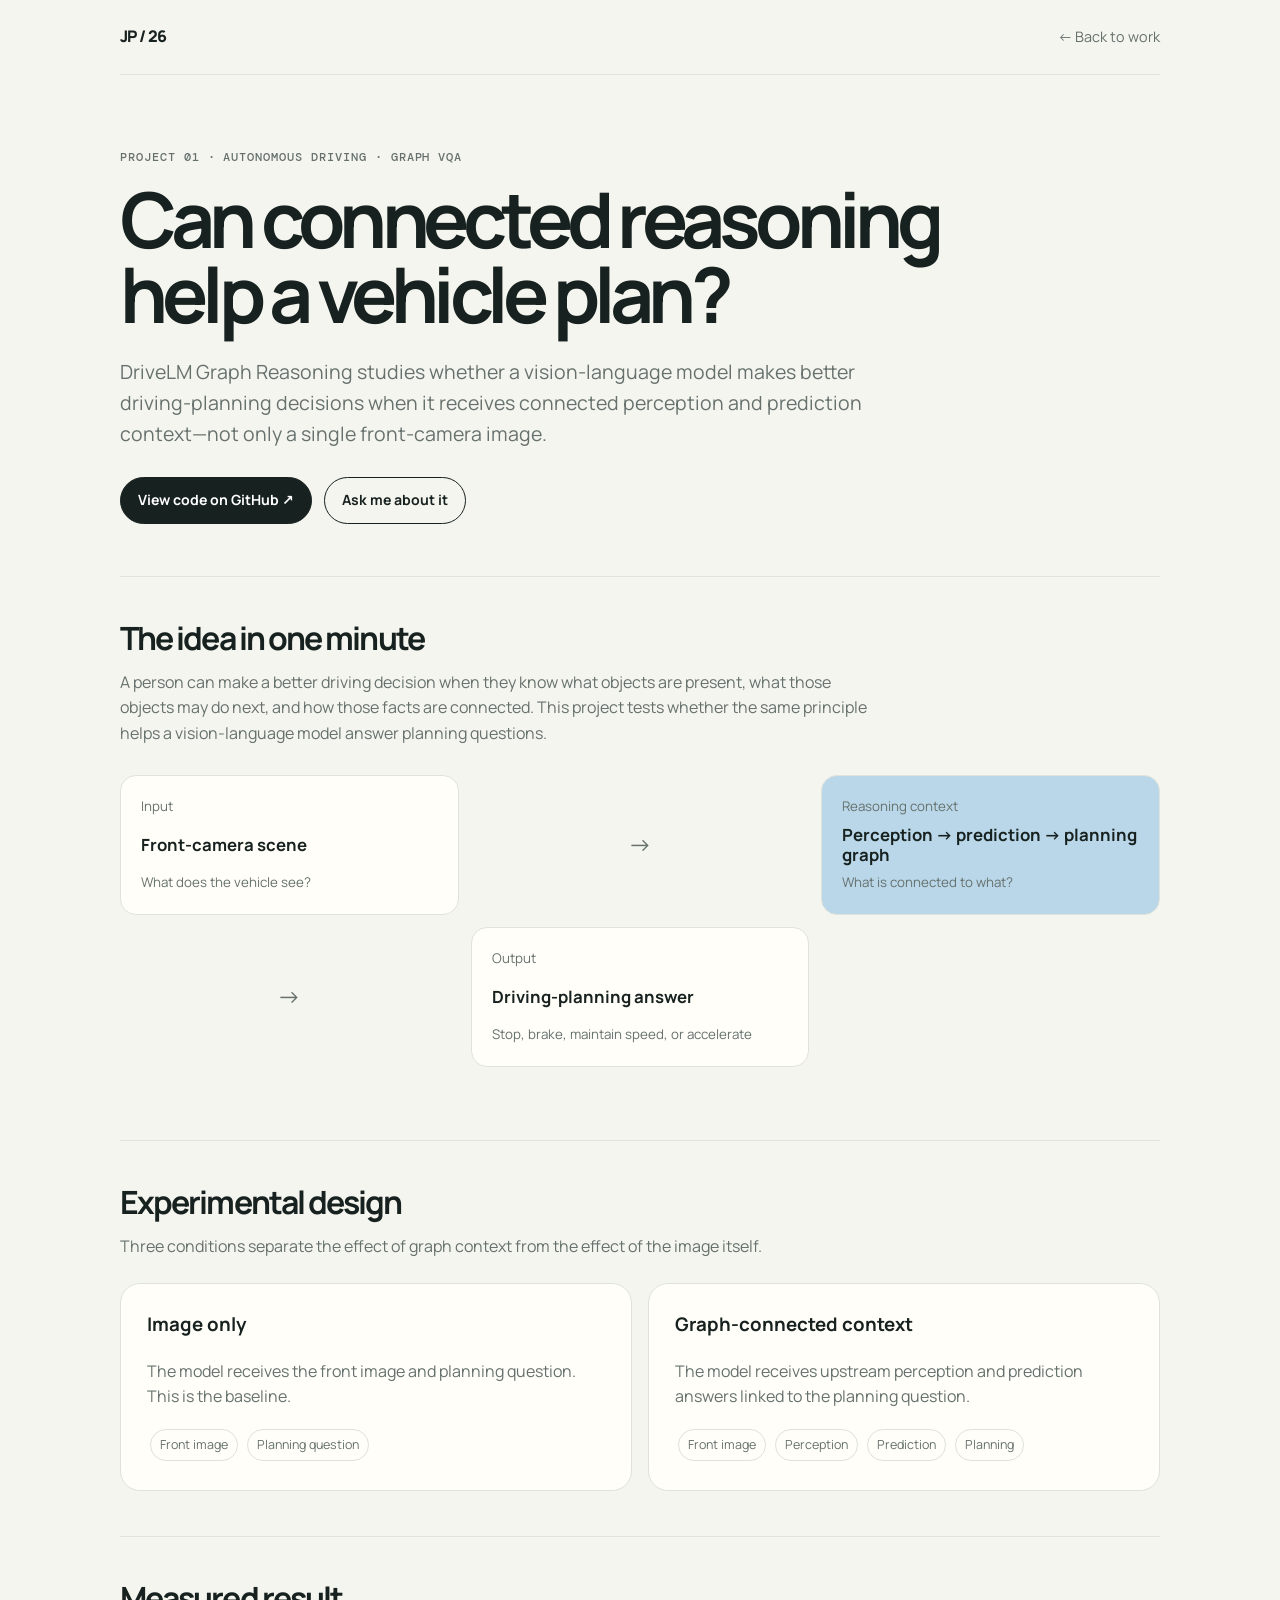
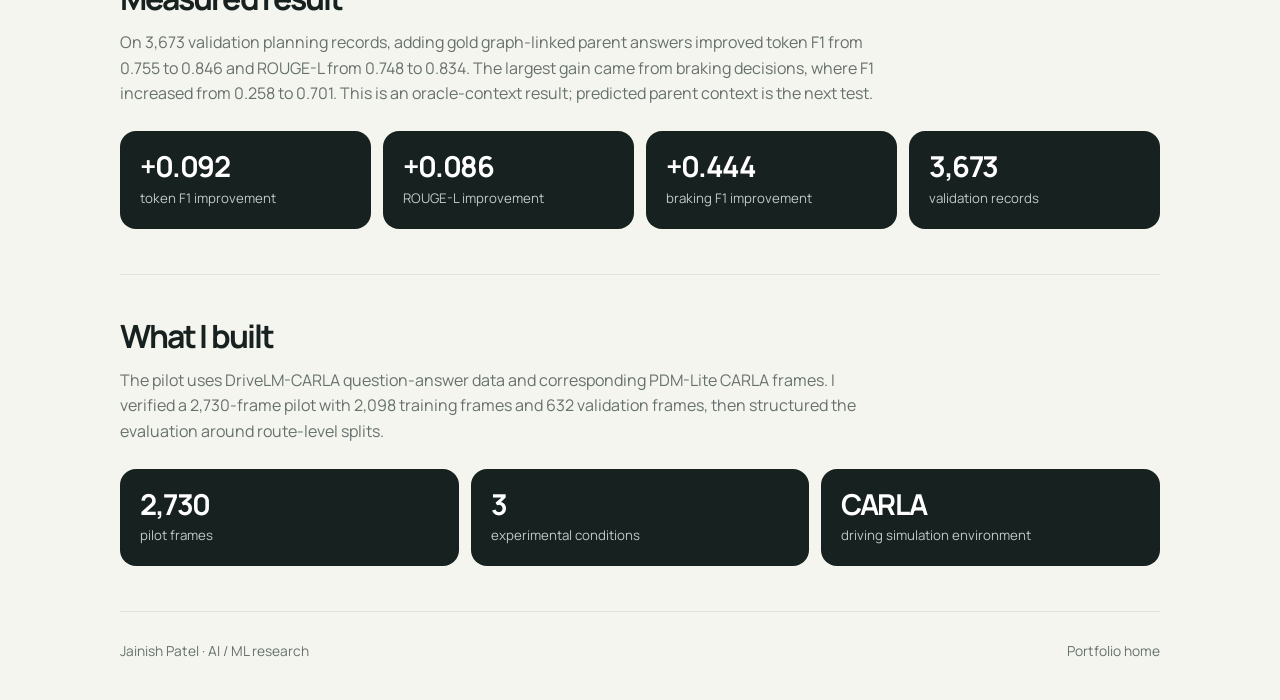
<file: projects/drivelm-graph-reasoning.html>
<!doctype html>
<html lang="en">
<head>
<meta charset="UTF-8">
<meta name="viewport" content="width=device-width,initial-scale=1">
<title>DriveLM Graph Reasoning — Jainish Patel</title>
<link rel="stylesheet" href="../project.css">
<link rel="preconnect" href="https://fonts.googleapis.com">
<link rel="preconnect" href="https://fonts.gstatic.com" crossorigin>
<link href="https://fonts.googleapis.com/css2?family=DM+Mono:wght@400;500&family=Manrope:wght@400;500;600;700;800&display=swap" rel="stylesheet">
<style>.metric-grid.results{grid-template-columns:repeat(4,1fr)}@media(max-width:700px){.metric-grid.results{grid-template-columns:1fr}}</style>
</head>
<body>
<div class="wrap">
<nav>
<a class="mark" href="../index.html">JP / 26</a>
<a class="back" href="../index.html#work">← Back to work</a>
</nav>
<header class="hero">
<div class="eyebrow">Project 01 · Autonomous driving · Graph VQA</div>
<h1>Can connected reasoning help a vehicle plan?</h1>
<p class="lede">DriveLM Graph Reasoning studies whether a vision-language model makes better driving-planning decisions when it receives connected perception and prediction context—not only a single front-camera image.</p>
<div class="actions">
<a class="button primary" href="https://github.com/jainish1p-code/DriveLM-GraphReasoning" target="_blank" rel="noreferrer">View code on GitHub ↗</a>
<a class="button" href="mailto:jainish1p@gmail.com">Ask me about it</a>
</div>
</header>
<section class="section">
<h2>The idea in one minute</h2>
<p>A person can make a better driving decision when they know what objects are present, what those objects may do next, and how those facts are connected. This project tests whether the same principle helps a vision-language model answer planning questions.</p>
<div class="visual">
<div class="node">
<small>Input</small>
<strong>Front-camera scene</strong>
<small>What does the vehicle see?</small>
</div>
<div class="arrow">→</div>
<div class="node">
<small>Reasoning context</small>
<strong>Perception → prediction → planning graph</strong>
<small>What is connected to what?</small>
</div>
<div class="arrow">→</div>
<div class="node">
<small>Output</small>
<strong>Driving-planning answer</strong>
<small>Stop, brake, maintain speed, or accelerate</small>
</div>
</div>
</section>
<section class="section">
<h2>Experimental design</h2>
<p>Three conditions separate the effect of graph context from the effect of the image itself.</p>
<div class="compare">
<div class="plain">
<h3>Image only</h3>
<p>The model receives the front image and planning question. This is the baseline.</p>
<span class="tag">Front image</span>
<span class="tag">Planning question</span>
</div>
<div class="plain">
<h3>Graph-connected context</h3>
<p>The model receives upstream perception and prediction answers linked to the planning question.</p>
<span class="tag">Front image</span>
<span class="tag">Perception</span>
<span class="tag">Prediction</span>
<span class="tag">Planning</span>
</div>
</div>
</section>
<section class="section">
<h2>Measured result</h2>
<p>On 3,673 validation planning records, adding gold graph-linked parent answers improved token F1 from 0.755 to 0.846 and ROUGE-L from 0.748 to 0.834. The largest gain came from braking decisions, where F1 increased from 0.258 to 0.701. This is an oracle-context result; predicted parent context is the next test.</p>
<div class="metric-grid results">
<div class="metric"><b>+0.092</b><span>token F1 improvement</span></div>
<div class="metric"><b>+0.086</b><span>ROUGE-L improvement</span></div>
<div class="metric"><b>+0.444</b><span>braking F1 improvement</span></div>
<div class="metric"><b>3,673</b><span>validation records</span></div>
</div>
</section>
<section class="section">
<h2>What I built</h2>
<p>The pilot uses DriveLM-CARLA question-answer data and corresponding PDM-Lite CARLA frames. I verified a 2,730-frame pilot with 2,098 training frames and 632 validation frames, then structured the evaluation around route-level splits.</p>
<div class="metric-grid">
<div class="metric">
<b>2,730</b>
<span>pilot frames</span>
</div>
<div class="metric">
<b>3</b>
<span>experimental conditions</span>
</div>
<div class="metric">
<b>CARLA</b>
<span>driving simulation environment</span>
</div>
</div>
</section>
<footer class="footer">
<span>Jainish Patel · AI / ML research</span>
<span>
<a href="../index.html">Portfolio home</a>
</span>
</footer>
</div>
</body>
</html>
</file>
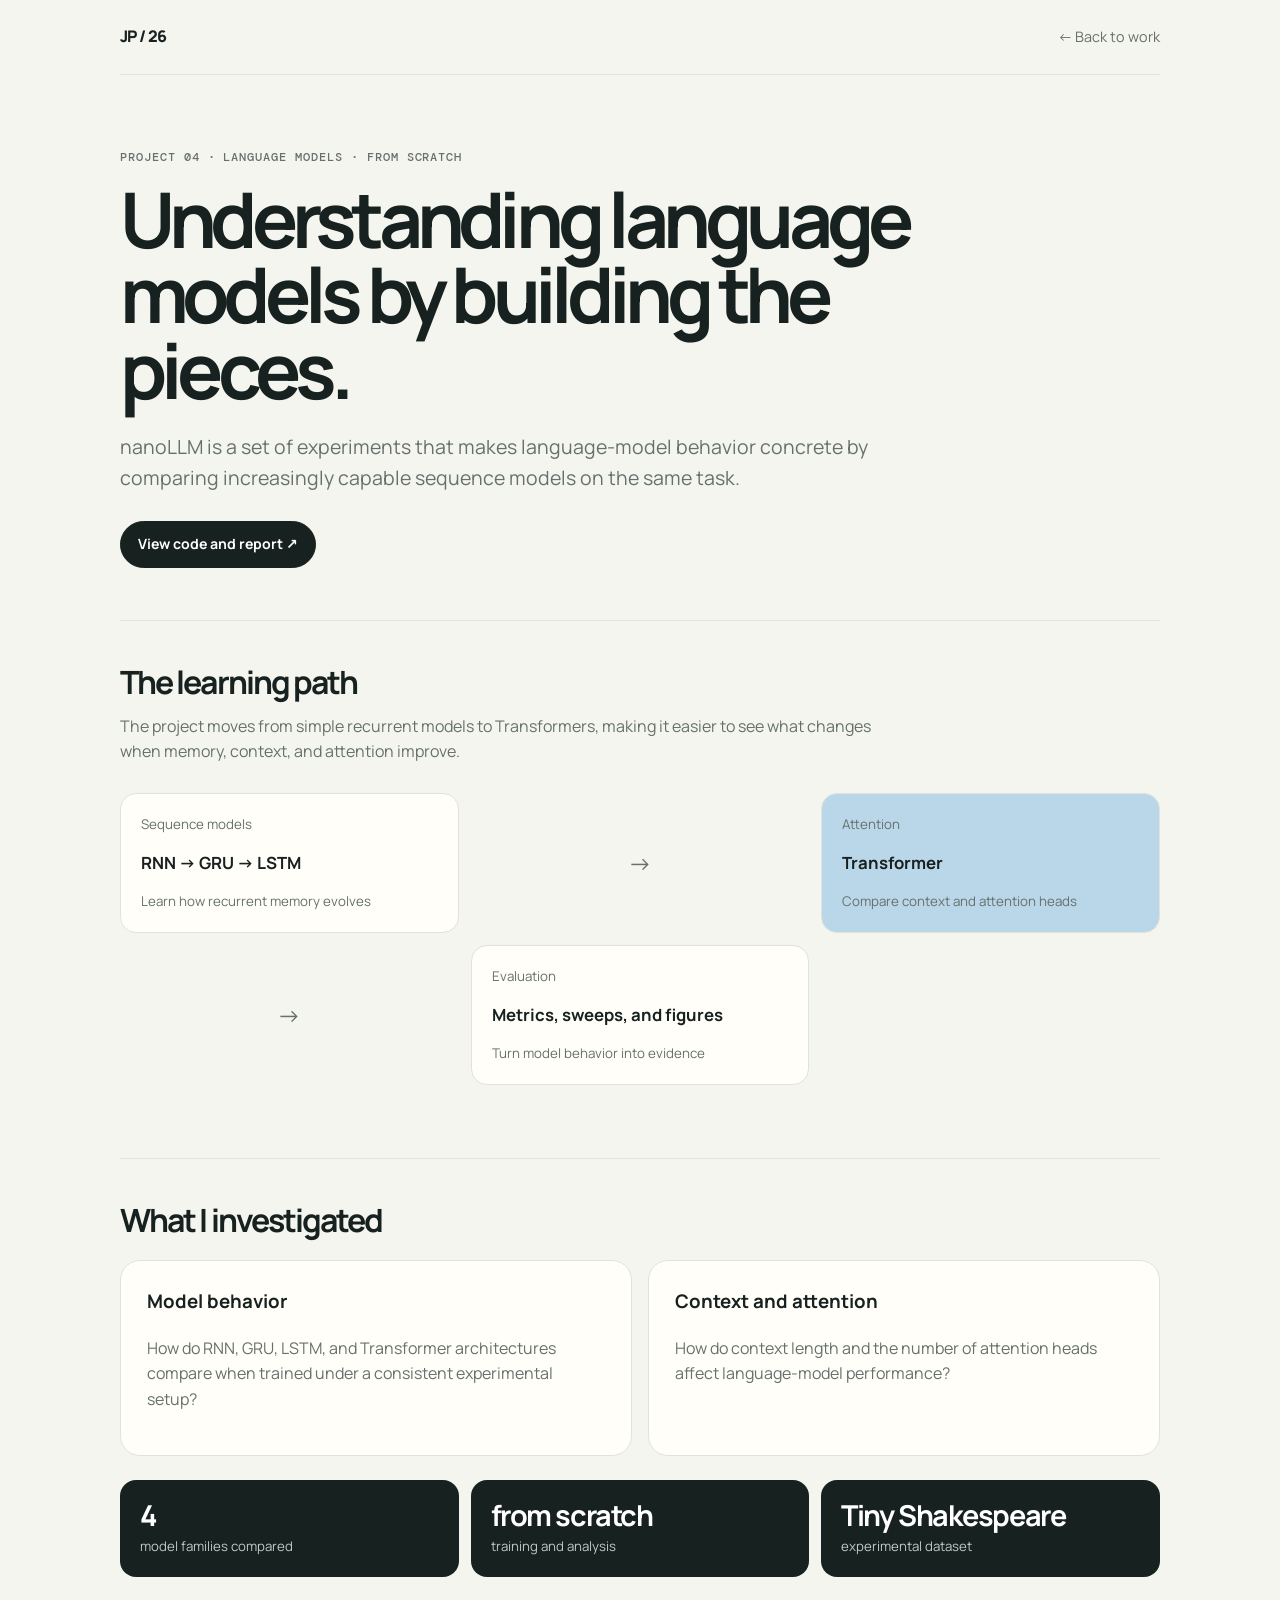
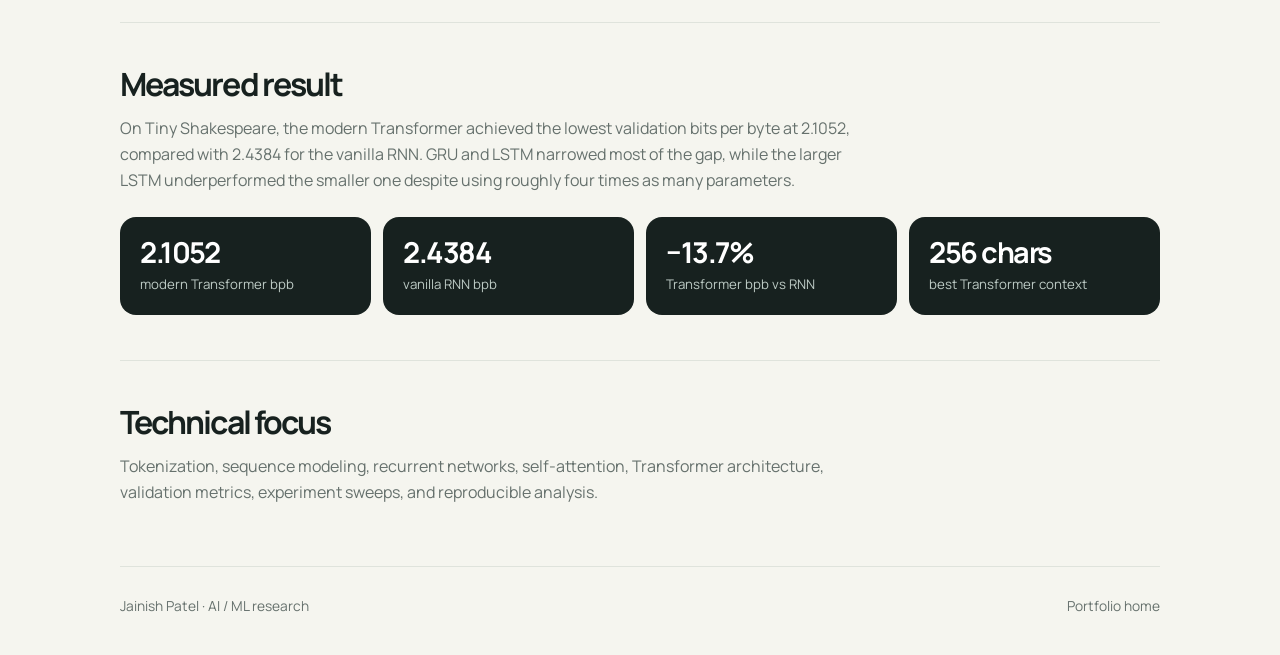
<file: projects/nanollm.html>
<!doctype html>
<html lang="en">
<head>
<meta charset="UTF-8">
<meta name="viewport" content="width=device-width,initial-scale=1">
<title>nanoLLM Experiments — Jainish Patel</title>
<link rel="stylesheet" href="../project.css">
<link rel="preconnect" href="https://fonts.googleapis.com">
<link rel="preconnect" href="https://fonts.gstatic.com" crossorigin>
<link href="https://fonts.googleapis.com/css2?family=DM+Mono:wght@400;500&family=Manrope:wght@400;500;600;700;800&display=swap" rel="stylesheet">
<style>.metric-grid.results{grid-template-columns:repeat(4,1fr)}@media(max-width:700px){.metric-grid.results{grid-template-columns:1fr}}</style>
</head>
<body>
<div class="wrap">
<nav>
<a class="mark" href="../index.html">JP / 26</a>
<a class="back" href="../index.html#work">← Back to work</a>
</nav>
<header class="hero">
<div class="eyebrow">Project 04 · Language models · From scratch</div>
<h1>Understanding language models by building the pieces.</h1>
<p class="lede">nanoLLM is a set of experiments that makes language-model behavior concrete by comparing increasingly capable sequence models on the same task.</p>
<div class="actions">
<a class="button primary" href="https://github.com/jainish1p-code/nanoLLM" target="_blank" rel="noreferrer">View code and report ↗</a>
</div>
</header>
<section class="section">
<h2>The learning path</h2>
<p>The project moves from simple recurrent models to Transformers, making it easier to see what changes when memory, context, and attention improve.</p>
<div class="visual">
<div class="node">
<small>Sequence models</small>
<strong>RNN → GRU → LSTM</strong>
<small>Learn how recurrent memory evolves</small>
</div>
<div class="arrow">→</div>
<div class="node">
<small>Attention</small>
<strong>Transformer</strong>
<small>Compare context and attention heads</small>
</div>
<div class="arrow">→</div>
<div class="node">
<small>Evaluation</small>
<strong>Metrics, sweeps, and figures</strong>
<small>Turn model behavior into evidence</small>
</div>
</div>
</section>
<section class="section">
<h2>What I investigated</h2>
<div class="compare">
<div class="plain">
<h3>Model behavior</h3>
<p>How do RNN, GRU, LSTM, and Transformer architectures compare when trained under a consistent experimental setup?</p>
</div>
<div class="plain">
<h3>Context and attention</h3>
<p>How do context length and the number of attention heads affect language-model performance?</p>
</div>
</div>
<div class="metric-grid">
<div class="metric">
<b>4</b>
<span>model families compared</span>
</div>
<div class="metric">
<b>from scratch</b>
<span>training and analysis</span>
</div>
<div class="metric">
<b>Tiny Shakespeare</b>
<span>experimental dataset</span>
</div>
</div>
</section>
<section class="section">
<h2>Measured result</h2>
<p>On Tiny Shakespeare, the modern Transformer achieved the lowest validation bits per byte at 2.1052, compared with 2.4384 for the vanilla RNN. GRU and LSTM narrowed most of the gap, while the larger LSTM underperformed the smaller one despite using roughly four times as many parameters.</p>
<div class="metric-grid results">
<div class="metric"><b>2.1052</b><span>modern Transformer bpb</span></div>
<div class="metric"><b>2.4384</b><span>vanilla RNN bpb</span></div>
<div class="metric"><b>−13.7%</b><span>Transformer bpb vs RNN</span></div>
<div class="metric"><b>256 chars</b><span>best Transformer context</span></div>
</div>
</section>
<section class="section">
<h2>Technical focus</h2>
<p>Tokenization, sequence modeling, recurrent networks, self-attention, Transformer architecture, validation metrics, experiment sweeps, and reproducible analysis.</p>
</section>
<footer class="footer">
<span>Jainish Patel · AI / ML research</span>
<span>
<a href="../index.html">Portfolio home</a>
</span>
</footer>
</div>
</body>
</html>
</file>
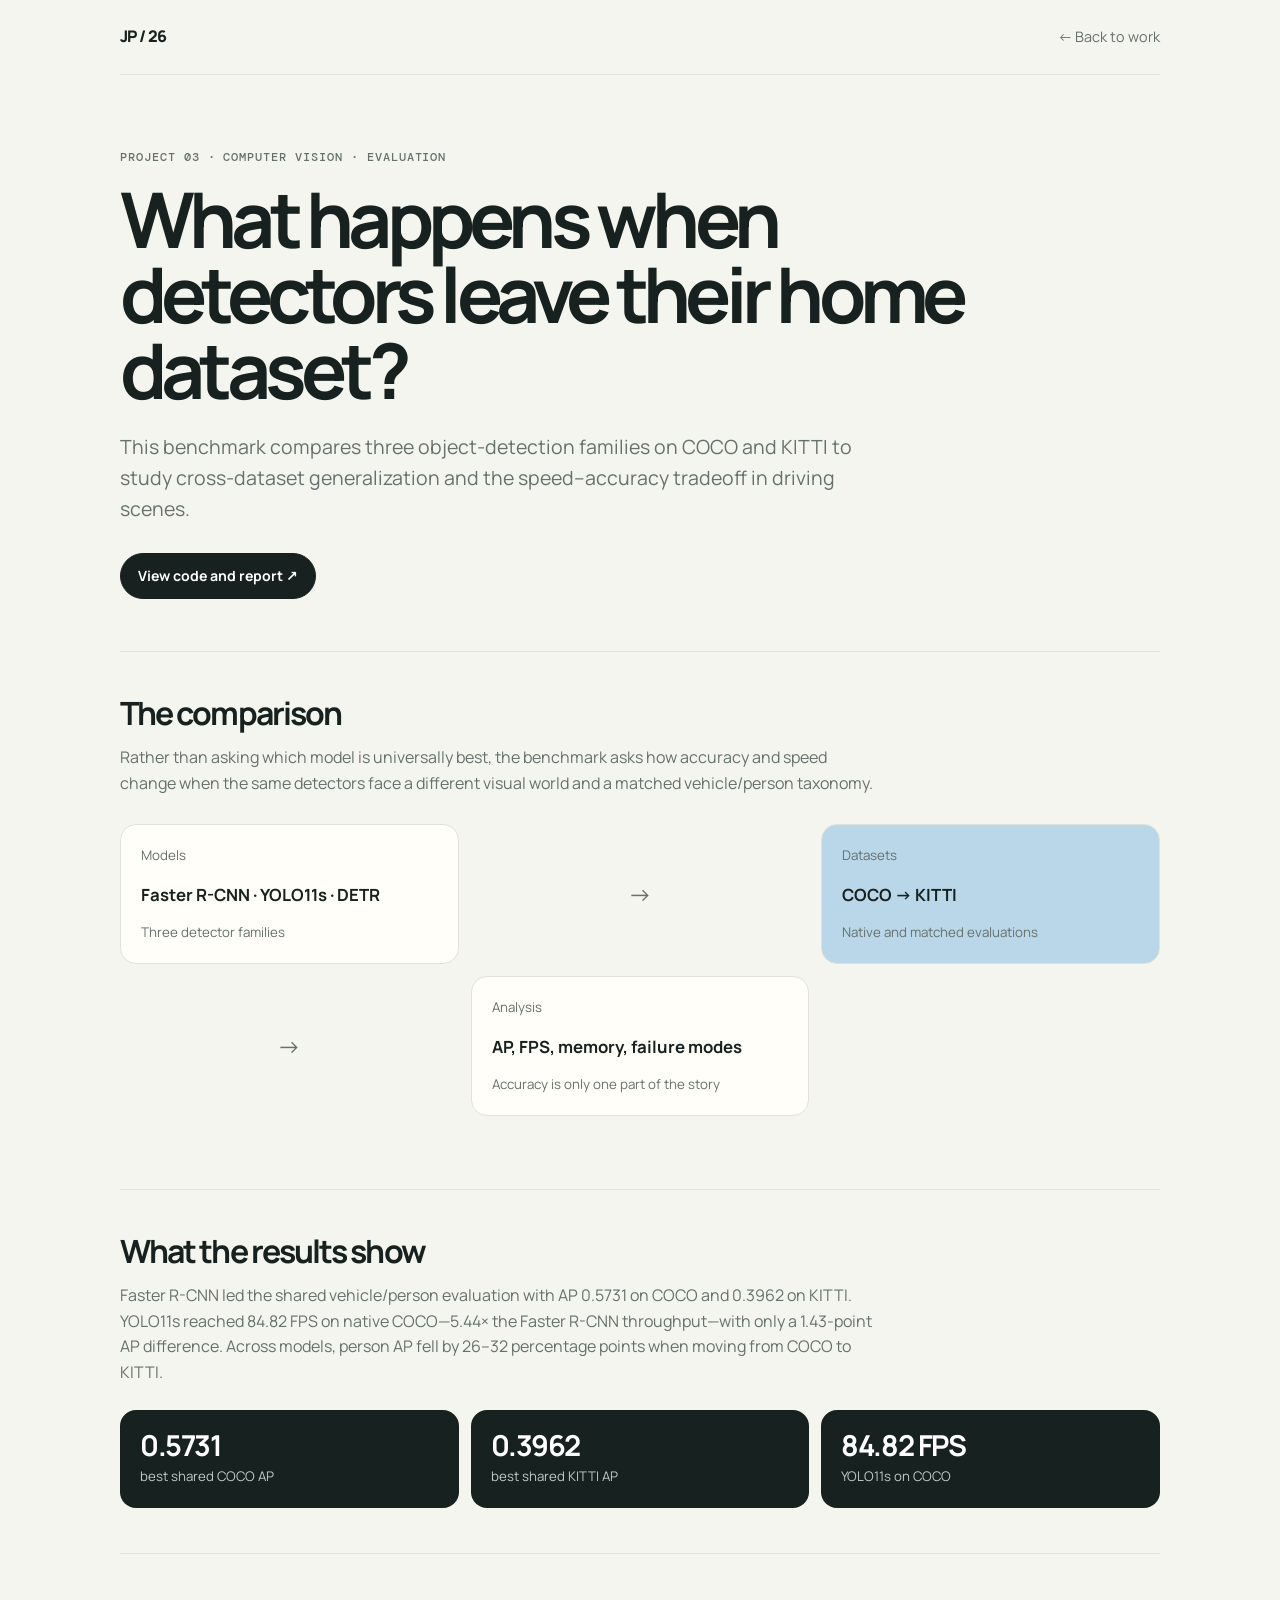
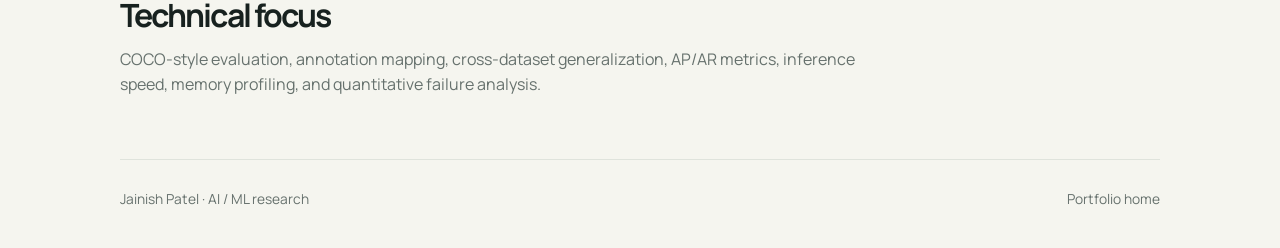
<file: projects/object-detection.html>
<!doctype html>
<html lang="en">
<head>
<meta charset="UTF-8">
<meta name="viewport" content="width=device-width,initial-scale=1">
<title>Object Detection Benchmark — Jainish Patel</title>
<link rel="stylesheet" href="../project.css">
<link rel="preconnect" href="https://fonts.googleapis.com">
<link rel="preconnect" href="https://fonts.gstatic.com" crossorigin>
<link href="https://fonts.googleapis.com/css2?family=DM+Mono:wght@400;500&family=Manrope:wght@400;500;600;700;800&display=swap" rel="stylesheet">
<style>.metric-grid.results{grid-template-columns:repeat(4,1fr)}@media(max-width:700px){.metric-grid.results{grid-template-columns:1fr}}</style>
</head>
<body>
<div class="wrap">
<nav>
<a class="mark" href="../index.html">JP / 26</a>
<a class="back" href="../index.html#work">← Back to work</a>
</nav>
<header class="hero">
<div class="eyebrow">Project 03 · Computer vision · Evaluation</div>
<h1>What happens when detectors leave their home dataset?</h1>
<p class="lede">This benchmark compares three object-detection families on COCO and KITTI to study cross-dataset generalization and the speed–accuracy tradeoff in driving scenes.</p>
<div class="actions">
<a class="button primary" href="https://github.com/jainish1p-code/object-detection-benchmark" target="_blank" rel="noreferrer">View code and report ↗</a>
</div>
</header>
<section class="section">
<h2>The comparison</h2>
<p>Rather than asking which model is universally best, the benchmark asks how accuracy and speed change when the same detectors face a different visual world and a matched vehicle/person taxonomy.</p>
<div class="visual">
<div class="node">
<small>Models</small>
<strong>Faster R-CNN · YOLO11s · DETR</strong>
<small>Three detector families</small>
</div>
<div class="arrow">→</div>
<div class="node">
<small>Datasets</small>
<strong>COCO → KITTI</strong>
<small>Native and matched evaluations</small>
</div>
<div class="arrow">→</div>
<div class="node">
<small>Analysis</small>
<strong>AP, FPS, memory, failure modes</strong>
<small>Accuracy is only one part of the story</small>
</div>
</div>
</section>
<section class="section">
<h2>What the results show</h2>
<p>Faster R-CNN led the shared vehicle/person evaluation with AP 0.5731 on COCO and 0.3962 on KITTI. YOLO11s reached 84.82 FPS on native COCO—5.44× the Faster R-CNN throughput—with only a 1.43-point AP difference. Across models, person AP fell by 26–32 percentage points when moving from COCO to KITTI.</p>
<div class="metric-grid">
<div class="metric">
<b>0.5731</b>
<span>best shared COCO AP</span>
</div>
<div class="metric">
<b>0.3962</b>
<span>best shared KITTI AP</span>
</div>
<div class="metric">
<b>84.82 FPS</b>
<span>YOLO11s on COCO</span>
</div>
</div>
</section>
<section class="section">
<h2>Technical focus</h2>
<p>COCO-style evaluation, annotation mapping, cross-dataset generalization, AP/AR metrics, inference speed, memory profiling, and quantitative failure analysis.</p>
</section>
<footer class="footer">
<span>Jainish Patel · AI / ML research</span>
<span>
<a href="../index.html">Portfolio home</a>
</span>
</footer>
</div>
</body>
</html>
</file>
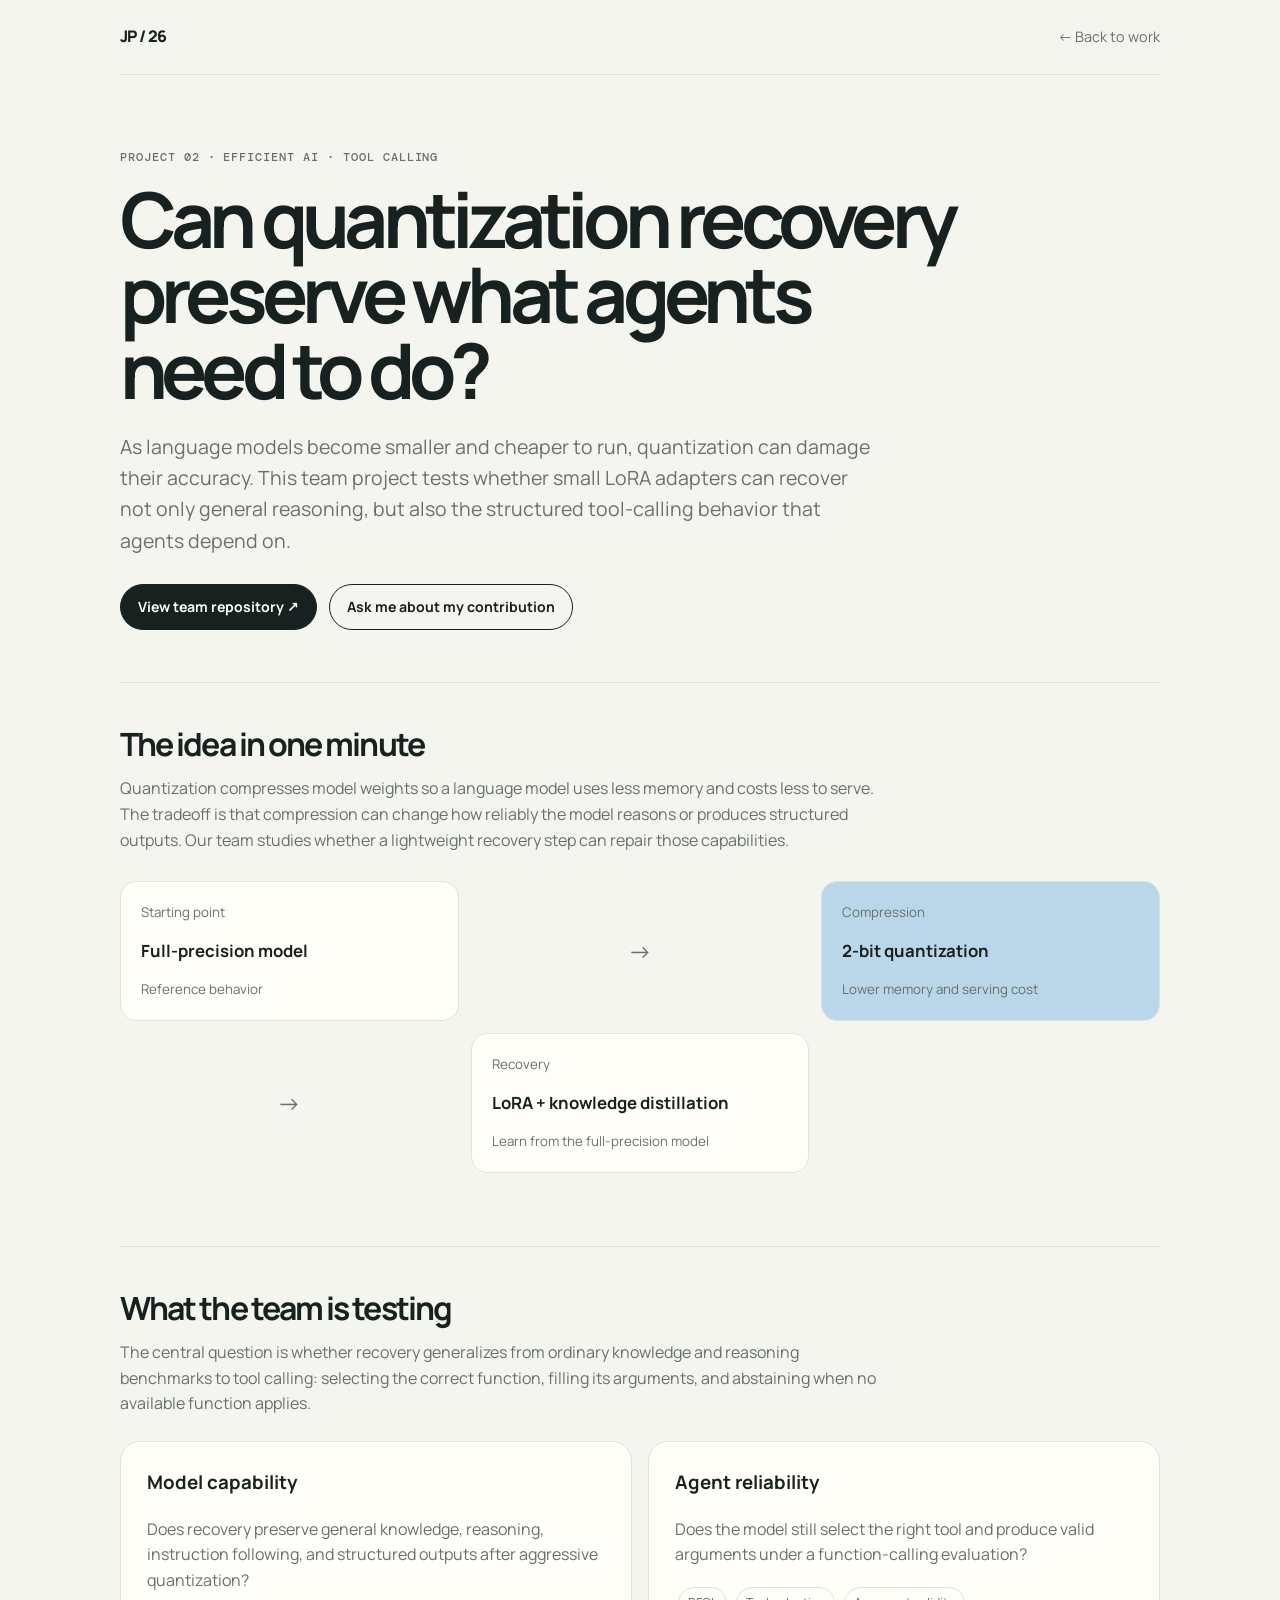
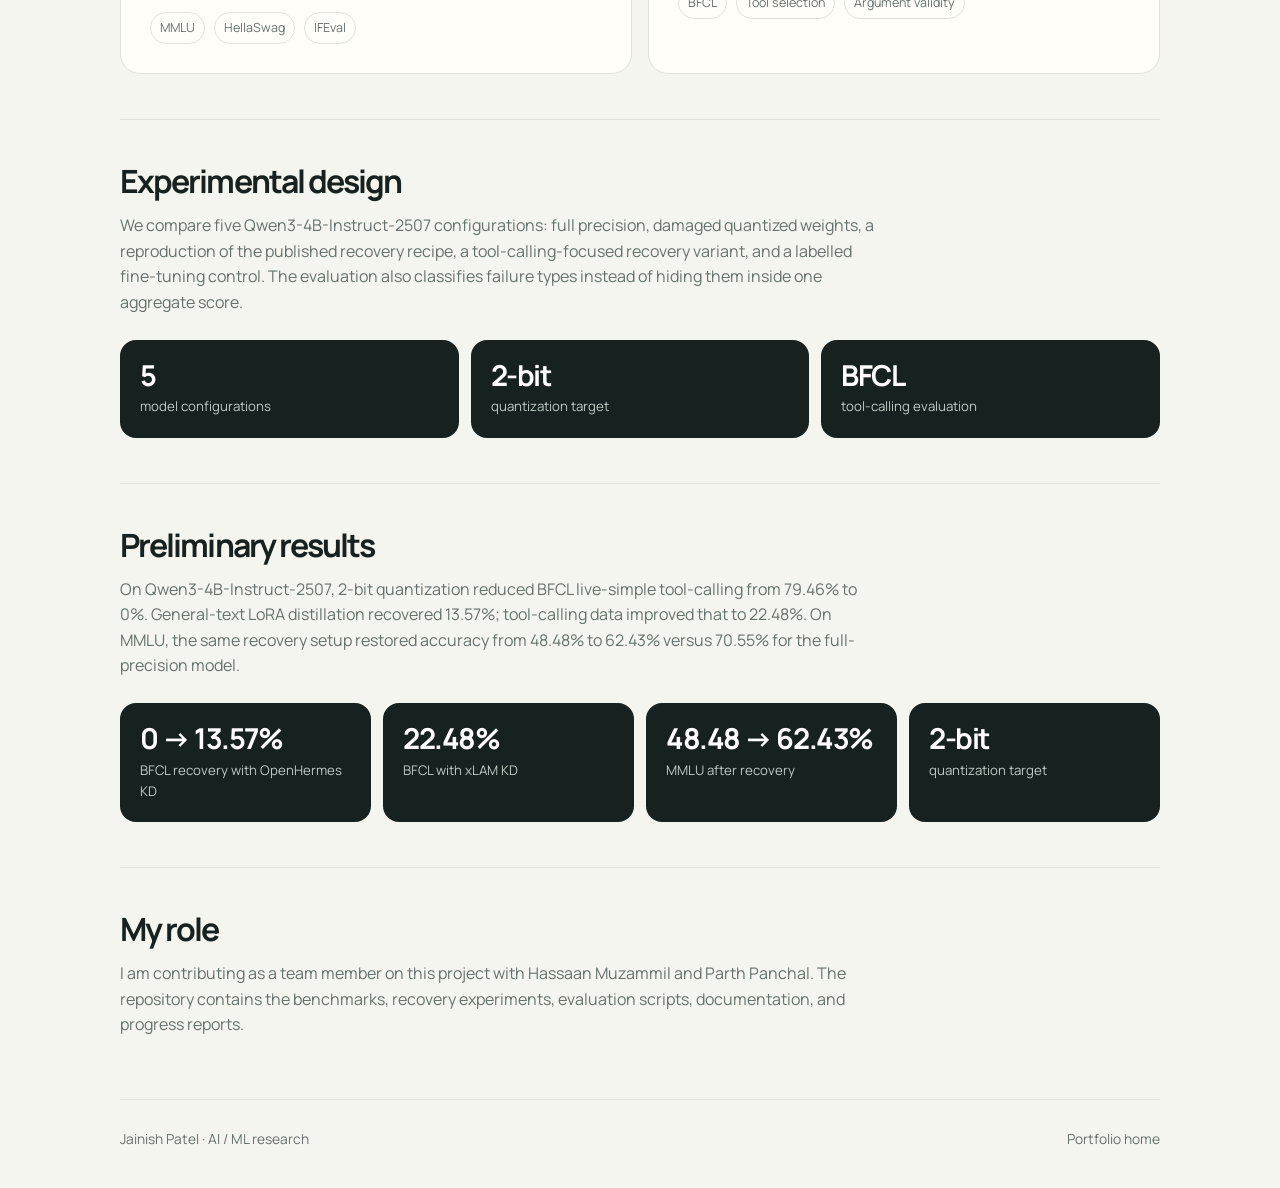
<file: projects/quantization-recovery.html>
<!doctype html>
<html lang="en">
<head>
<meta charset="UTF-8">
<meta name="viewport" content="width=device-width,initial-scale=1">
<title>Quantization Recovery for Tool-Calling Reliability — Jainish Patel</title>
<link rel="stylesheet" href="../project.css">
<link rel="preconnect" href="https://fonts.googleapis.com">
<link rel="preconnect" href="https://fonts.gstatic.com" crossorigin>
<link href="https://fonts.googleapis.com/css2?family=DM+Mono:wght@400;500&family=Manrope:wght@400;500;600;700;800&display=swap" rel="stylesheet">
<style>.metric-grid.results{grid-template-columns:repeat(4,1fr)}@media(max-width:700px){.metric-grid.results{grid-template-columns:1fr}}</style>
</head>
<body>
<div class="wrap">
<nav>
<a class="mark" href="../index.html">JP / 26</a>
<a class="back" href="../index.html#work">← Back to work</a>
</nav>
<header class="hero">
<div class="eyebrow">Project 02 · Efficient AI · Tool calling</div>
<h1>Can quantization recovery preserve what agents need to do?</h1>
<p class="lede">As language models become smaller and cheaper to run, quantization can damage their accuracy. This team project tests whether small LoRA adapters can recover not only general reasoning, but also the structured tool-calling behavior that agents depend on.</p>
<div class="actions">
<a class="button primary" href="https://github.com/hassaanmuzammil/quantization-recovery-tool-calling" target="_blank" rel="noreferrer">View team repository ↗</a>
<a class="button" href="mailto:jainish1p@gmail.com">Ask me about my contribution</a>
</div>
</header>
<section class="section">
<h2>The idea in one minute</h2>
<p>Quantization compresses model weights so a language model uses less memory and costs less to serve. The tradeoff is that compression can change how reliably the model reasons or produces structured outputs. Our team studies whether a lightweight recovery step can repair those capabilities.</p>
<div class="visual">
<div class="node">
<small>Starting point</small>
<strong>Full-precision model</strong>
<small>Reference behavior</small>
</div>
<div class="arrow">→</div>
<div class="node">
<small>Compression</small>
<strong>2-bit quantization</strong>
<small>Lower memory and serving cost</small>
</div>
<div class="arrow">→</div>
<div class="node">
<small>Recovery</small>
<strong>LoRA + knowledge distillation</strong>
<small>Learn from the full-precision model</small>
</div>
</div>
</section>
<section class="section">
<h2>What the team is testing</h2>
<p>The central question is whether recovery generalizes from ordinary knowledge and reasoning benchmarks to tool calling: selecting the correct function, filling its arguments, and abstaining when no available function applies.</p>
<div class="compare">
<div class="plain">
<h3>Model capability</h3>
<p>Does recovery preserve general knowledge, reasoning, instruction following, and structured outputs after aggressive quantization?</p>
<span class="tag">MMLU</span>
<span class="tag">HellaSwag</span>
<span class="tag">IFEval</span>
</div>
<div class="plain">
<h3>Agent reliability</h3>
<p>Does the model still select the right tool and produce valid arguments under a function-calling evaluation?</p>
<span class="tag">BFCL</span>
<span class="tag">Tool selection</span>
<span class="tag">Argument validity</span>
</div>
</div>
</section>
<section class="section">
<h2>Experimental design</h2>
<p>We compare five Qwen3-4B-Instruct-2507 configurations: full precision, damaged quantized weights, a reproduction of the published recovery recipe, a tool-calling-focused recovery variant, and a labelled fine-tuning control. The evaluation also classifies failure types instead of hiding them inside one aggregate score.</p>
<div class="metric-grid">
<div class="metric">
<b>5</b>
<span>model configurations</span>
</div>
<div class="metric">
<b>2-bit</b>
<span>quantization target</span>
</div>
<div class="metric">
<b>BFCL</b>
<span>tool-calling evaluation</span>
</div>
</div>
</section>
<section class="section">
<h2>Preliminary results</h2>
<p>On Qwen3-4B-Instruct-2507, 2-bit quantization reduced BFCL live-simple tool-calling from 79.46% to 0%. General-text LoRA distillation recovered 13.57%; tool-calling data improved that to 22.48%. On MMLU, the same recovery setup restored accuracy from 48.48% to 62.43% versus 70.55% for the full-precision model.</p>
<div class="metric-grid results">
<div class="metric"><b>0 → 13.57%</b><span>BFCL recovery with OpenHermes KD</span></div>
<div class="metric"><b>22.48%</b><span>BFCL with xLAM KD</span></div>
<div class="metric"><b>48.48 → 62.43%</b><span>MMLU after recovery</span></div>
<div class="metric"><b>2-bit</b><span>quantization target</span></div>
</div>
</section>
<section class="section">
<h2>My role</h2>
<p>I am contributing as a team member on this project with Hassaan Muzammil and Parth Panchal. The repository contains the benchmarks, recovery experiments, evaluation scripts, documentation, and progress reports.</p>
</section>
<footer class="footer">
<span>Jainish Patel · AI / ML research</span>
<span>
<a href="../index.html">Portfolio home</a>
</span>
</footer>
</div>
</body>
</html>
</file>
<file: project.css>
:root{--ink:#17211f;--muted:#66716d;--paper:#f5f5ef;--card:#fffef9;--line:#dfe3dc;--mint:#c9e8d6;--coral:#f28f75;--blue:#b9d7e8}*{box-sizing:border-box}body{margin:0;background:var(--paper);color:var(--ink);font:16px/1.6 Manrope,system-ui,sans-serif}a{color:inherit;text-decoration:none}.wrap{width:min(1040px,calc(100% - 40px));margin:auto}nav{display:flex;justify-content:space-between;align-items:center;padding:24px 0;border-bottom:1px solid var(--line)}.mark{font-weight:800;letter-spacing:-.04em}.back{color:var(--muted);font-size:.9rem}.eyebrow,.mono{font:500 .75rem/1.3 'DM Mono',monospace;letter-spacing:.08em;text-transform:uppercase;color:var(--muted)}.hero{padding:75px 0 52px;max-width:850px}.hero h1{font-size:clamp(2.5rem,6vw,5.5rem);line-height:.98;letter-spacing:-.075em;margin:16px 0 24px}.hero .lede{font-size:1.22rem;color:var(--muted);max-width:760px}.actions{display:flex;gap:12px;flex-wrap:wrap;margin-top:28px}.button{padding:11px 17px;border:1px solid var(--ink);border-radius:999px;font-weight:700;font-size:.88rem}.button.primary{background:var(--ink);color:white}.section{border-top:1px solid var(--line);padding:45px 0}.section h2{font-size:2rem;letter-spacing:-.06em;line-height:1;margin:0 0 15px}.section p{max-width:760px;color:var(--muted)}.plain{background:var(--card);border:1px solid var(--line);border-radius:20px;padding:26px}.visual{margin:28px 0;display:grid;grid-template-columns:repeat(3,1fr);gap:12px;align-items:stretch}.node{background:var(--card);border:1px solid var(--line);border-radius:16px;padding:20px;min-height:140px;display:flex;flex-direction:column;justify-content:space-between}.node:nth-child(2){background:var(--mint)}.node:nth-child(3){background:var(--blue)}.node strong{font-size:1.05rem;line-height:1.15}.node small{color:var(--muted)}.arrow{display:grid;place-items:center;font-size:1.5rem;color:var(--muted)}.metric-grid{display:grid;grid-template-columns:repeat(3,1fr);gap:12px;margin-top:24px}.metric{padding:20px;border-radius:16px;background:var(--ink);color:white}.metric b{display:block;font-size:1.8rem;line-height:1.1;letter-spacing:-.05em}.metric span{display:block;margin-top:5px;color:#bdcbc5;font-size:.83rem}.compare{display:grid;grid-template-columns:1fr 1fr;gap:16px;margin-top:24px}.compare .plain h3{margin-top:0}.tag{display:inline-block;border:1px solid var(--line);border-radius:999px;padding:5px 9px;font-size:.78rem;color:var(--muted);margin:3px}.footer{border-top:1px solid var(--line);padding:28px 0 38px;color:var(--muted);font-size:.86rem;display:flex;justify-content:space-between}@media(max-width:700px){.wrap{width:min(100% - 28px,1040px)}.hero{padding:52px 0 35px}.visual,.metric-grid,.compare{grid-template-columns:1fr}.arrow{transform:rotate(90deg);padding:0}.section{padding:35px 0}.footer{display:block}.footer span{display:block;margin-top:6px}}
</file>
